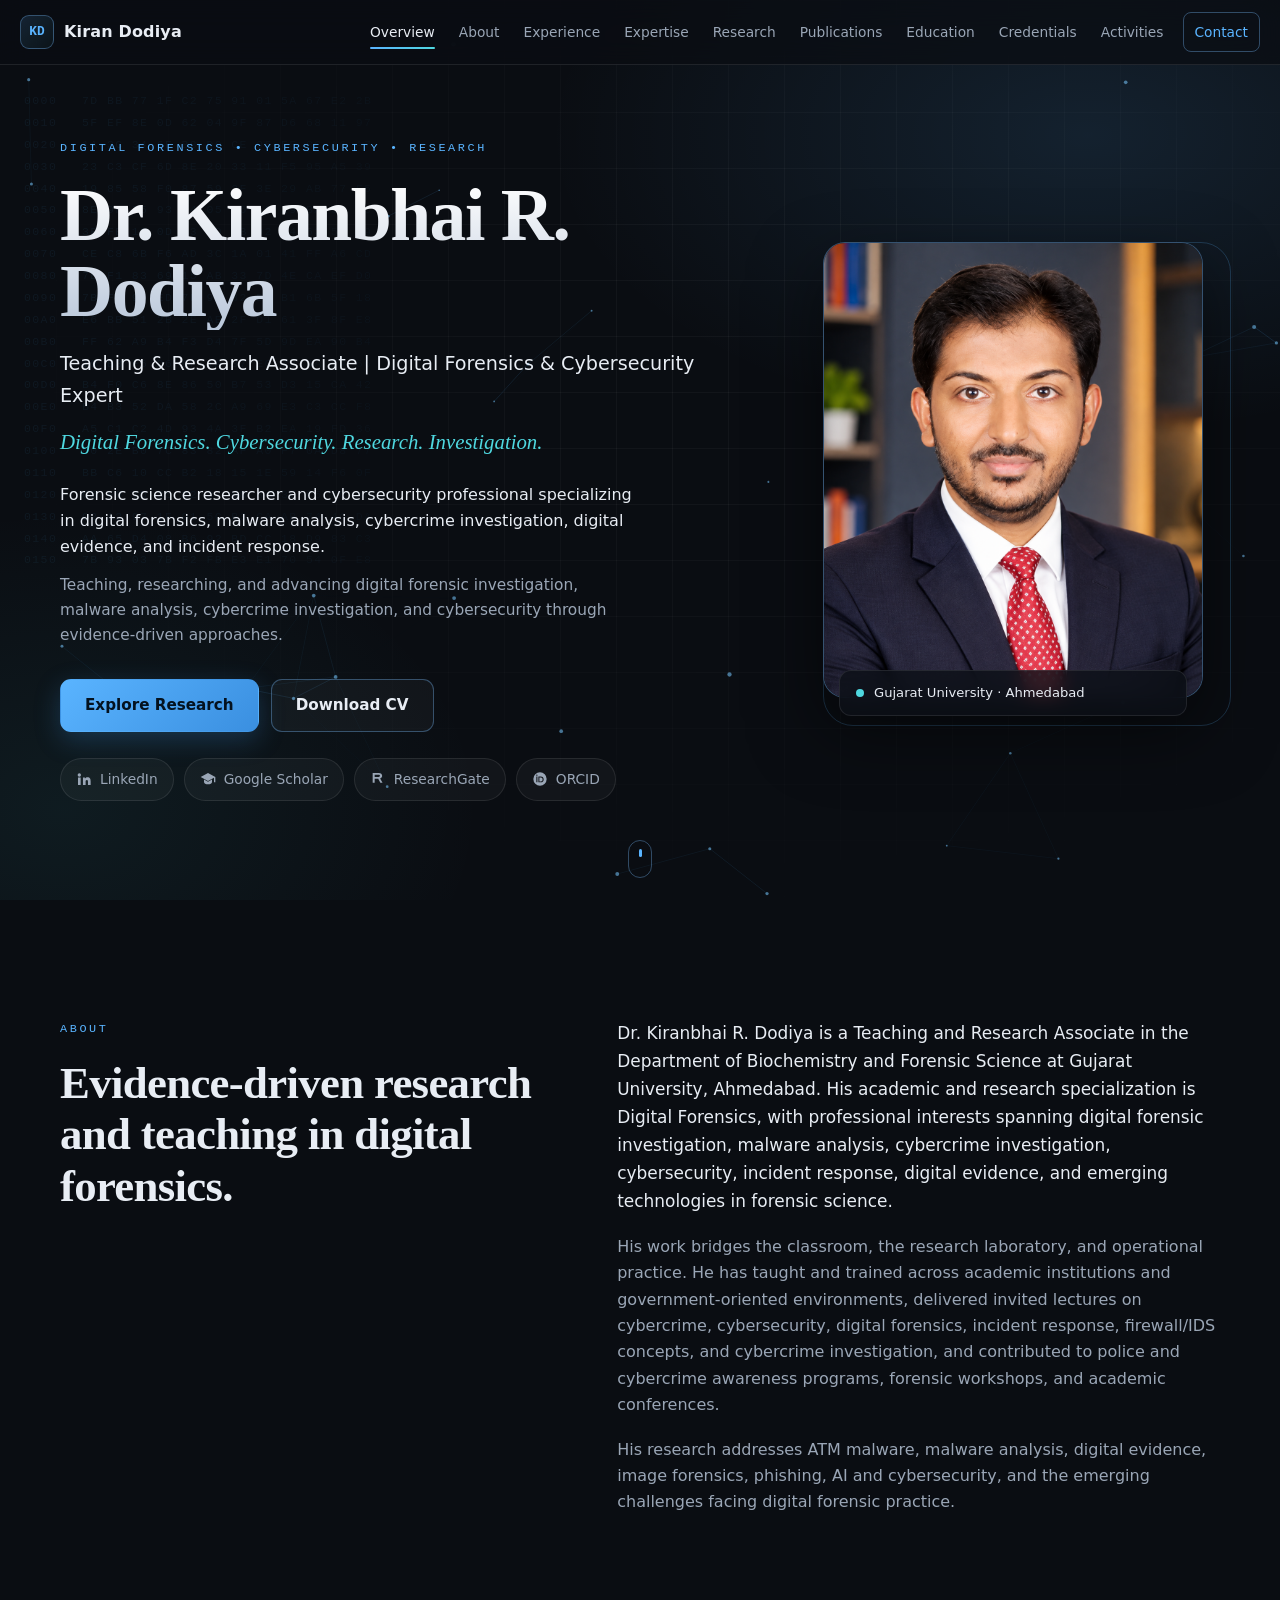
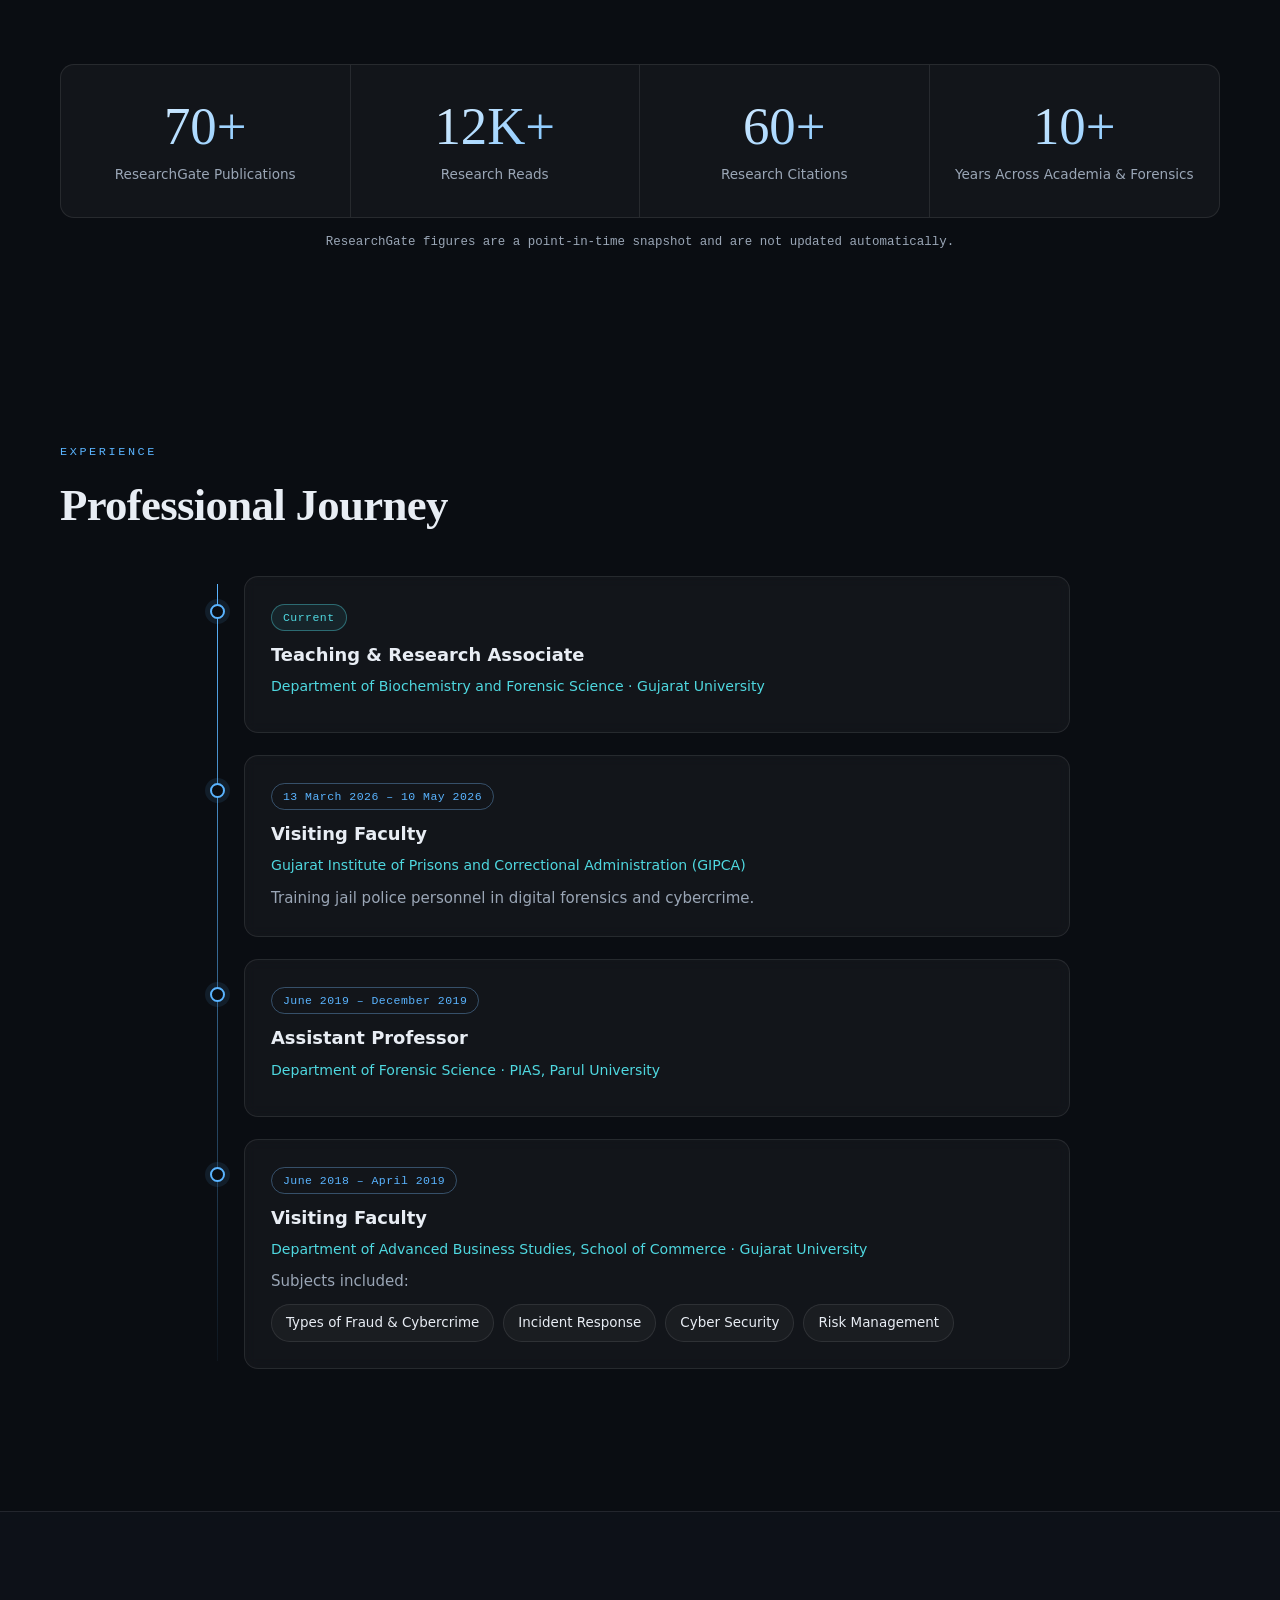
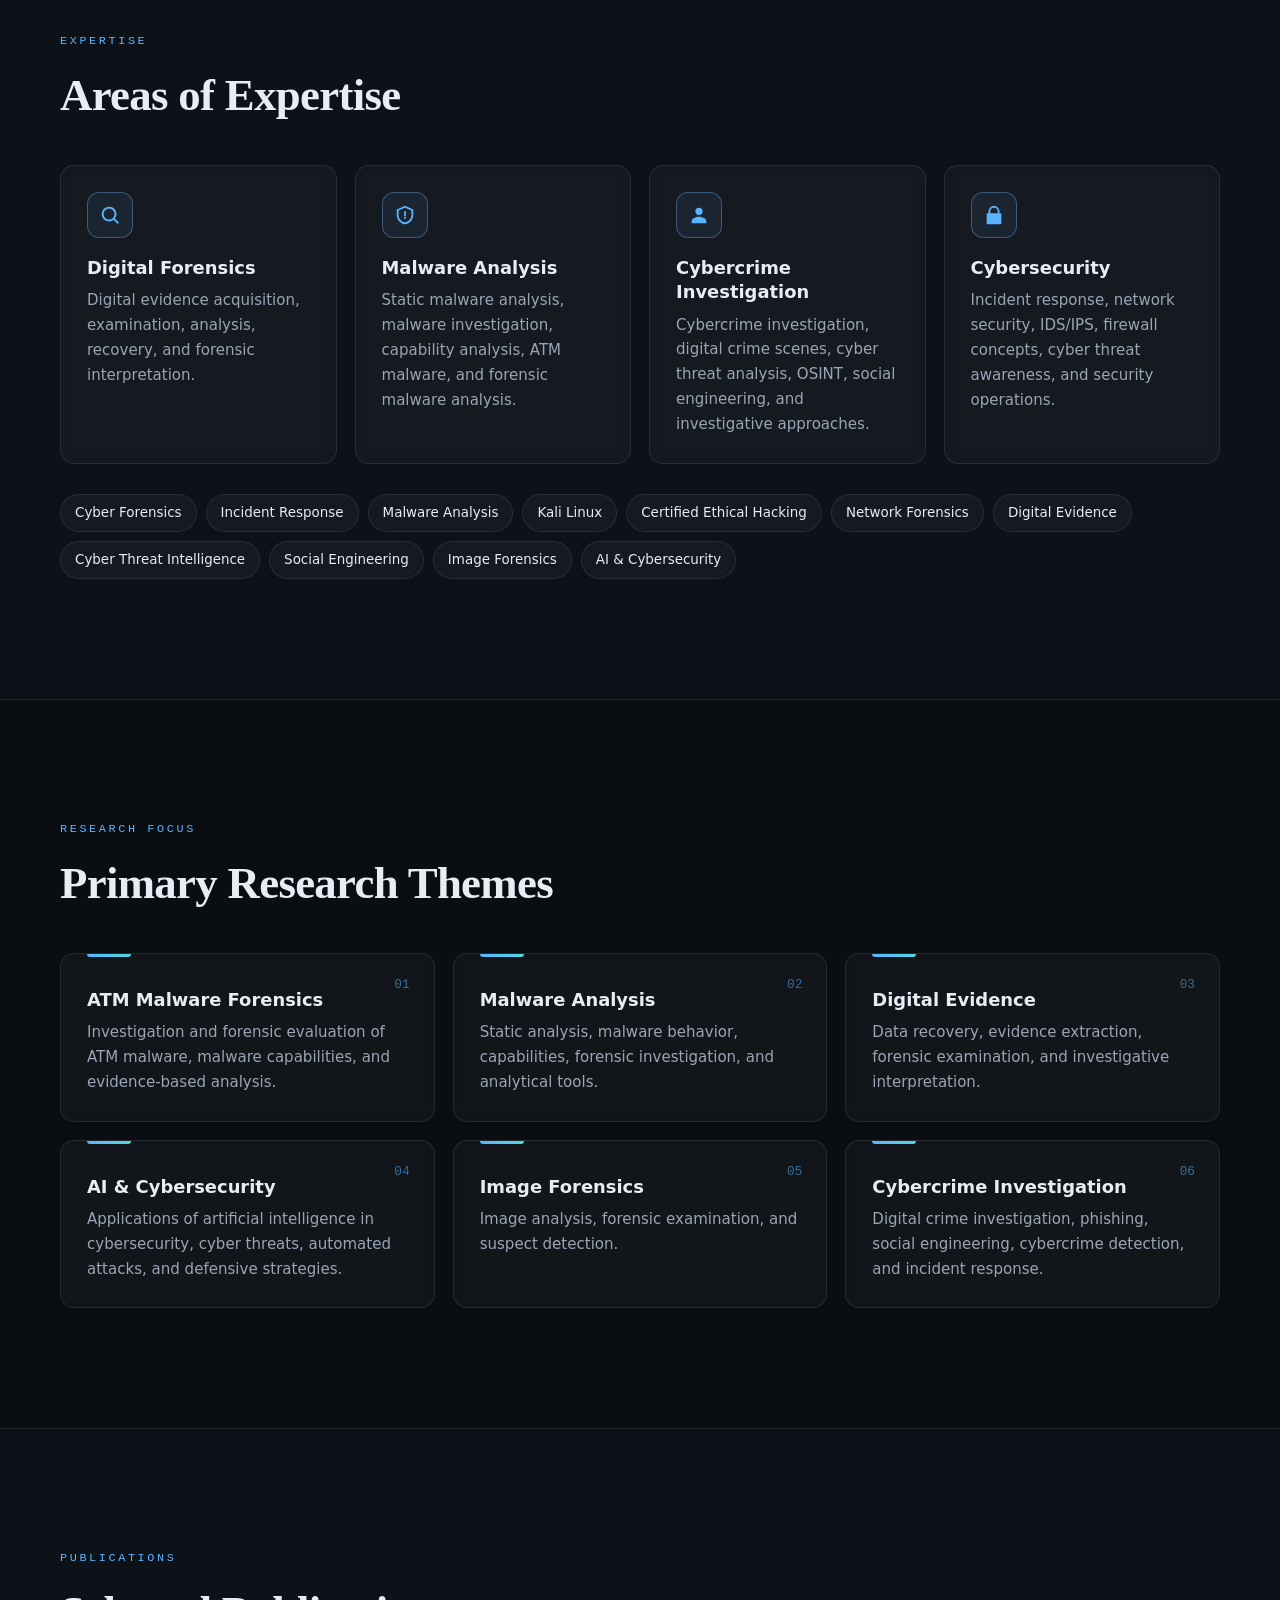
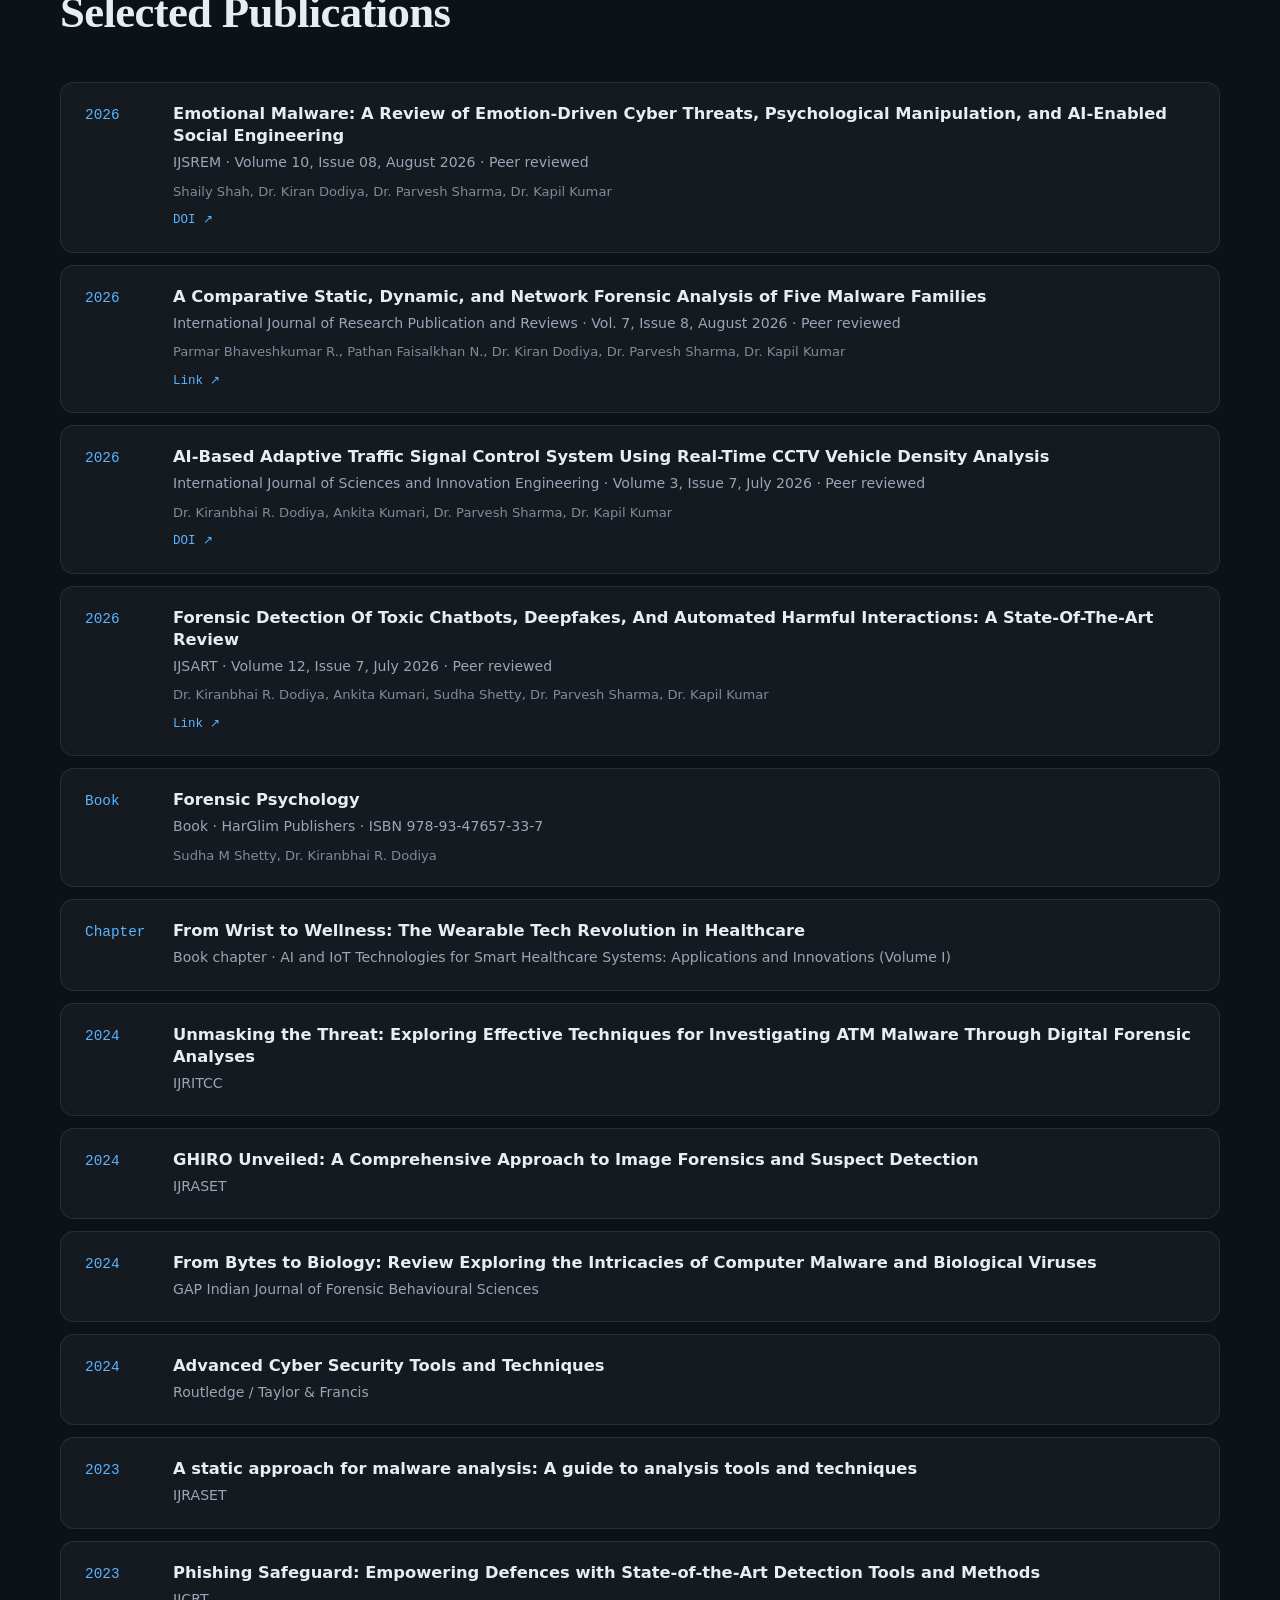
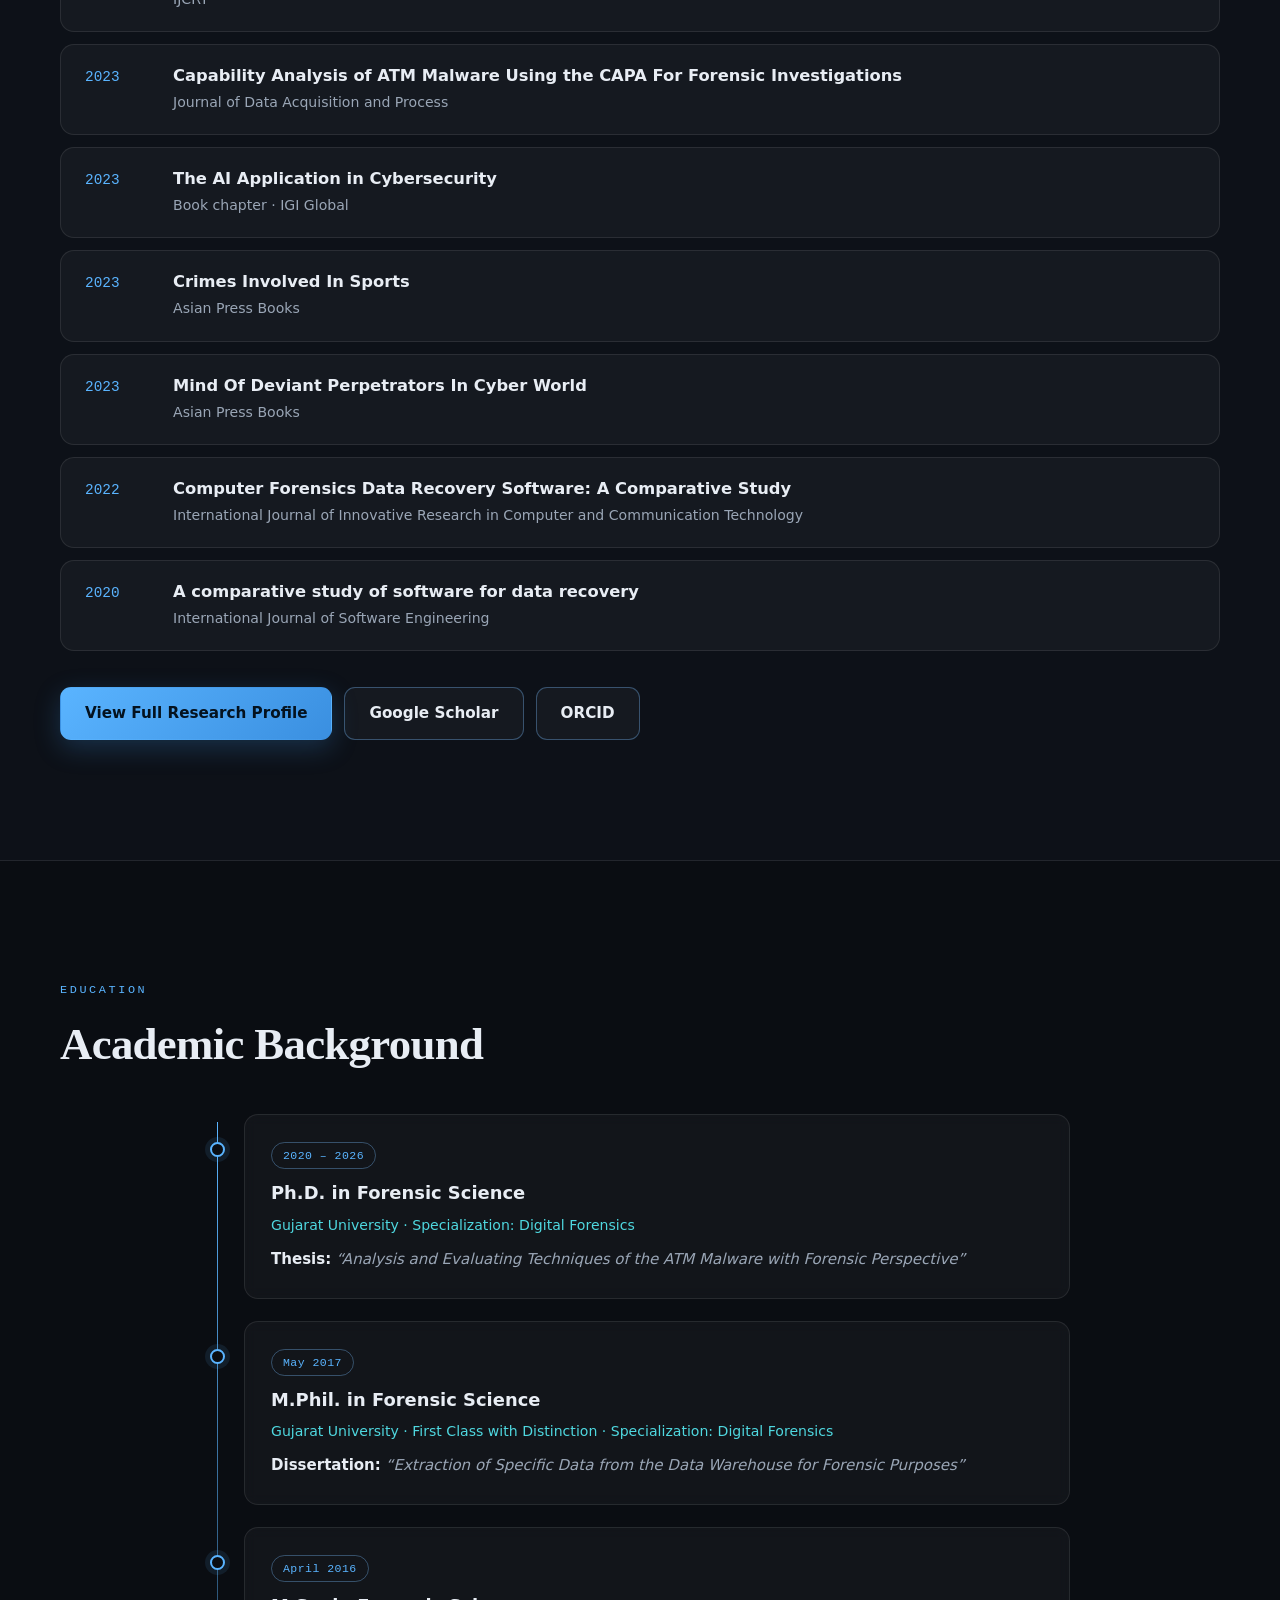
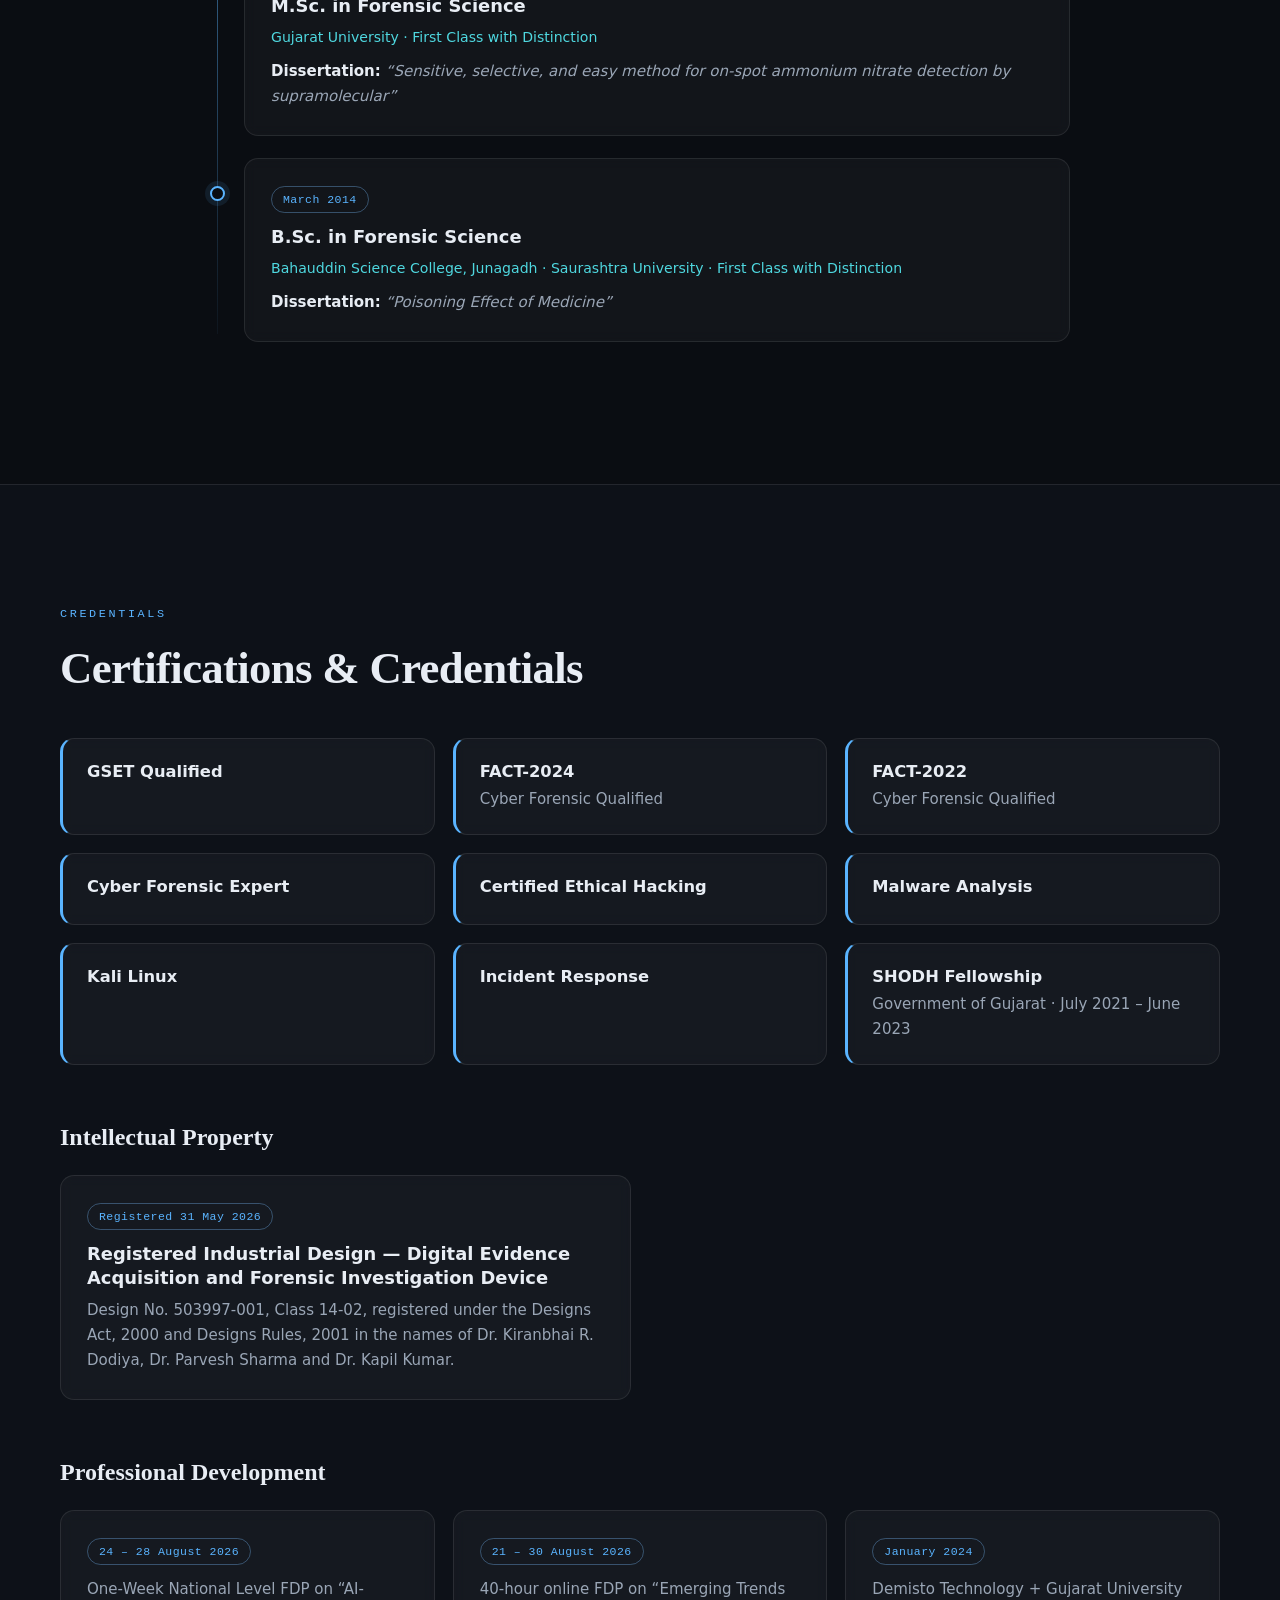
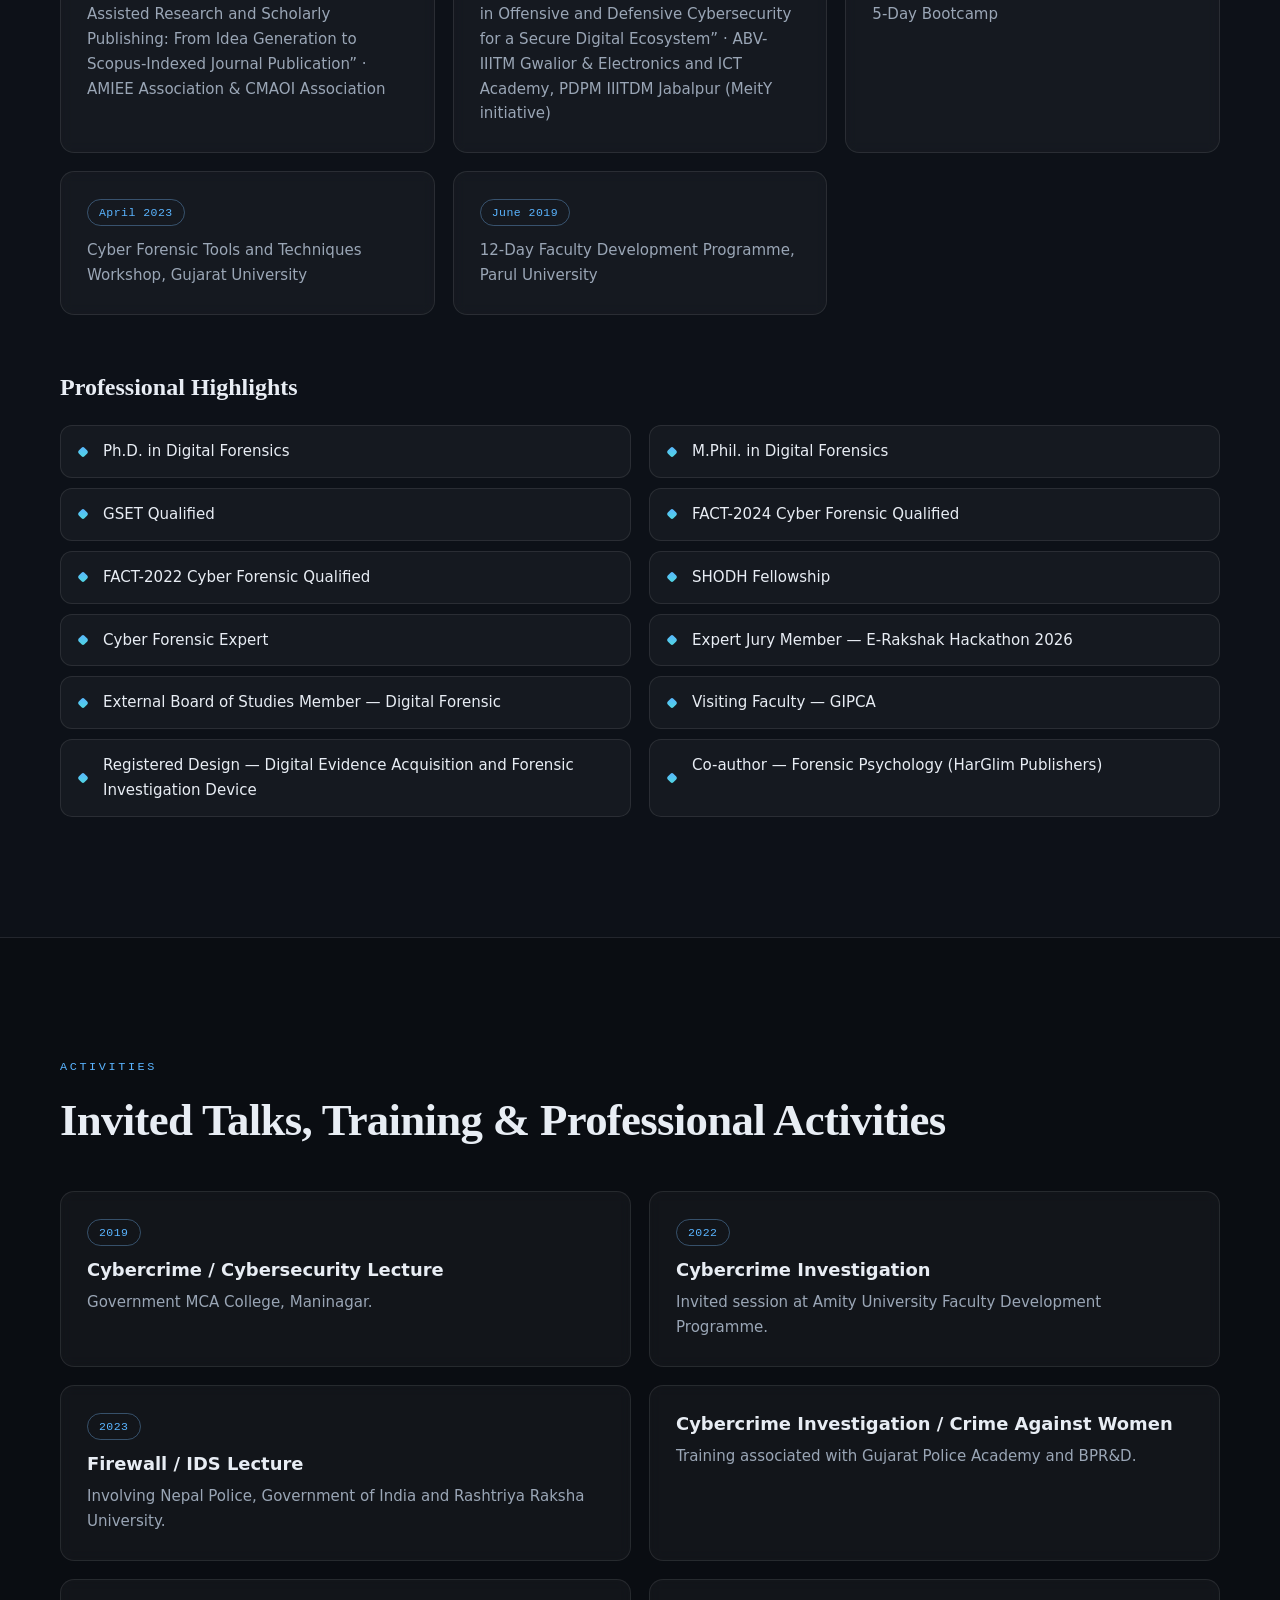
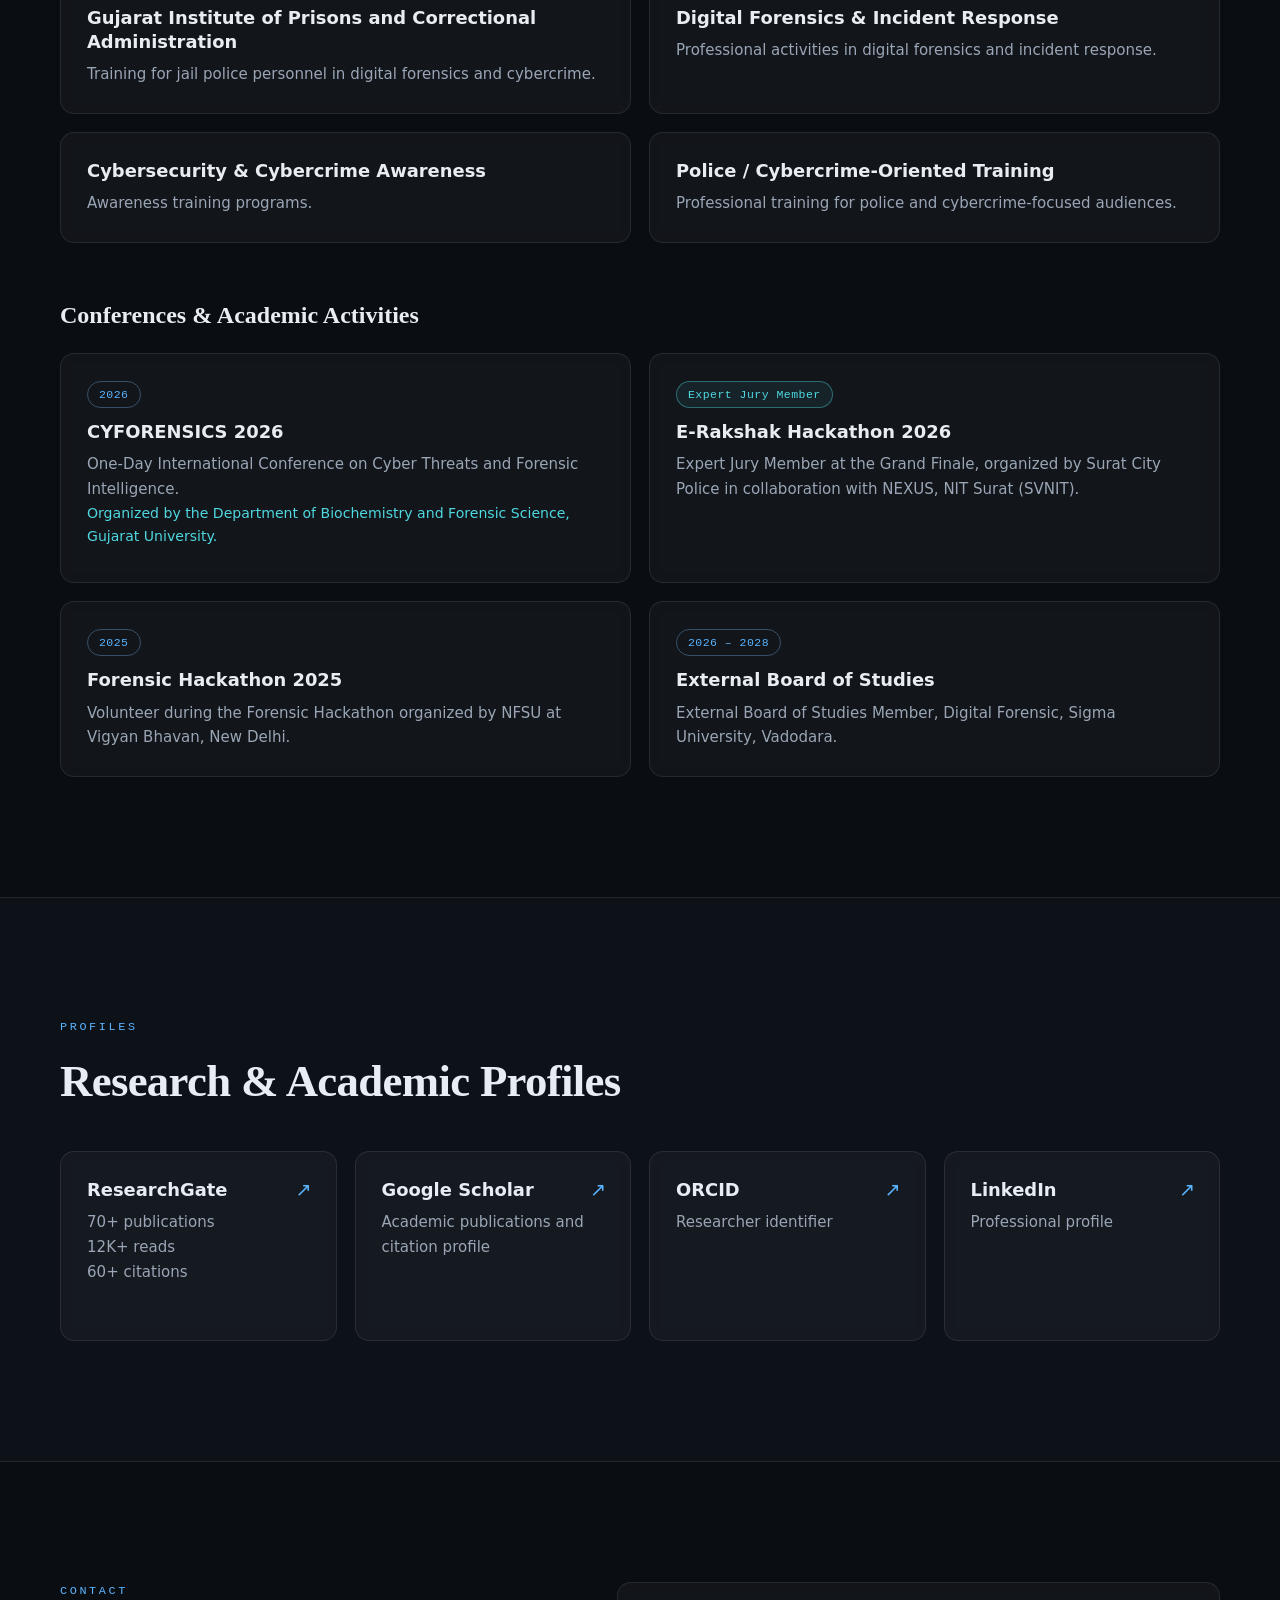
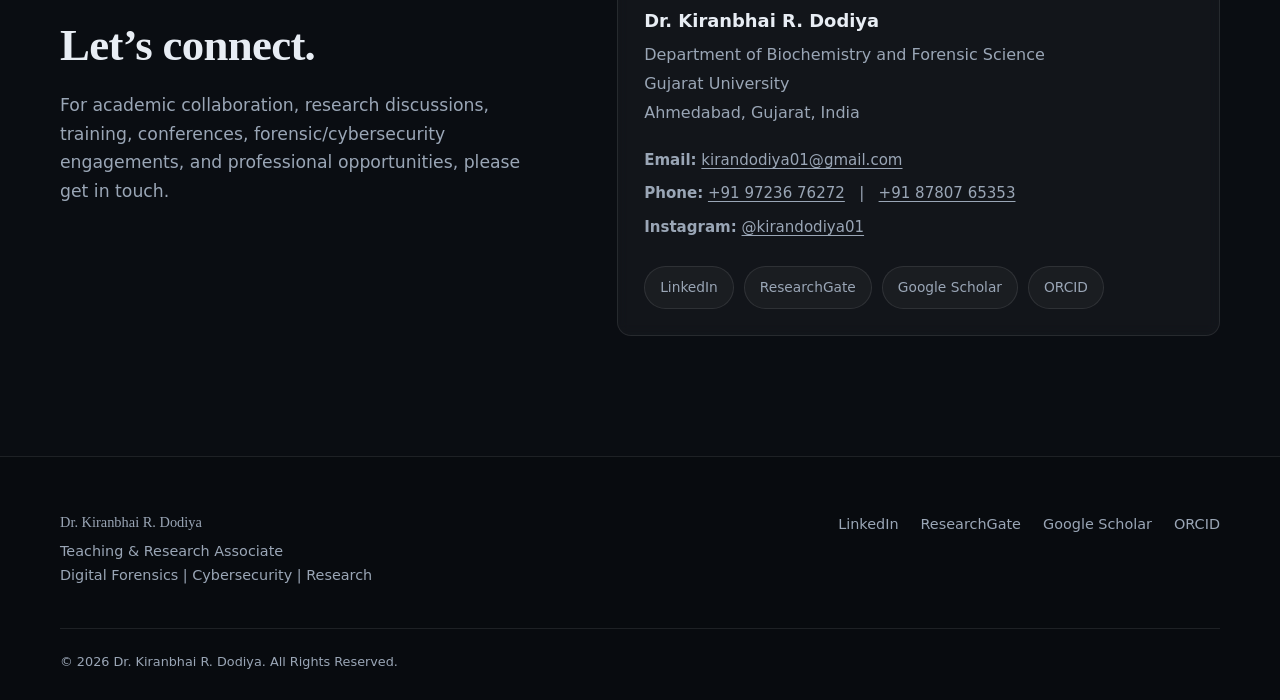
<file: index.html>
<!DOCTYPE html>
<html lang="en">
<head>
  <meta charset="utf-8">
  <meta name="viewport" content="width=device-width, initial-scale=1">
  <title>Dr. Kiran Dodiya | Digital Forensics &amp; Cybersecurity Expert</title>
  <meta name="description" content="Official professional portfolio of Dr. Kiranbhai R. Dodiya, Teaching &amp; Research Associate specializing in Digital Forensics, Cybersecurity, Malware Analysis, Cybercrime Investigation and Digital Evidence.">
  <meta name="author" content="Dr. Kiranbhai R. Dodiya">
  <meta name="theme-color" content="#0a0d12">
  <link rel="canonical" href="https://kirandodiya.github.io/">

  <!-- Open Graph -->
  <meta property="og:type" content="website">
  <meta property="og:title" content="Dr. Kiran Dodiya | Digital Forensics &amp; Cybersecurity Expert">
  <meta property="og:description" content="Teaching &amp; Research Associate, Gujarat University. Digital Forensics, Cybersecurity, Malware Analysis, Cybercrime Investigation.">
  <meta property="og:url" content="https://kirandodiya.github.io/">
  <meta property="og:image" content="https://kirandodiya.github.io/assets/og-image.svg">

  <!-- Twitter -->
  <meta name="twitter:card" content="summary_large_image">
  <meta name="twitter:title" content="Dr. Kiran Dodiya | Digital Forensics &amp; Cybersecurity Expert">
  <meta name="twitter:description" content="Teaching &amp; Research Associate, Gujarat University. Digital Forensics, Cybersecurity, Malware Analysis, Cybercrime Investigation.">

  <link rel="icon" type="image/svg+xml" href="assets/favicon.svg">
  <script>document.documentElement.classList.add("js");</script>
  <link rel="stylesheet" href="styles.css">

  <style>
    .contact-details { margin: 1.25rem 0 1rem; display: grid; gap: .55rem; }
    .contact-details p { margin: 0; }
    .contact-details a { color: inherit; text-decoration: underline; text-underline-offset: 3px; }
  </style>

  <!-- Structured data -->
  <script type="application/ld+json">
  {
    "@context": "https://schema.org",
    "@type": "Person",
    "name": "Dr. Kiranbhai R. Dodiya",
    "jobTitle": "Teaching & Research Associate",
    "description": "Digital forensics and cybersecurity researcher specializing in malware analysis, cybercrime investigation and digital evidence.",
    "affiliation": { "@type": "CollegeOrUniversity", "name": "Gujarat University", "address": { "@type": "PostalAddress", "addressLocality": "Ahmedabad", "addressRegion": "Gujarat", "addressCountry": "IN" } },
    "alumniOf": ["Gujarat University", "Saurashtra University"],
    "knowsAbout": ["Digital Forensics", "Cybersecurity", "Malware Analysis", "Cybercrime Investigation", "Incident Response", "Digital Evidence"],
    "url": "https://kirandodiya.github.io/",
    "sameAs": [
      "https://www.linkedin.com/in/dr-kiran-dodiya-849062118/",
      "https://www.researchgate.net/profile/Kiranbhai-Dodiya",
      "https://scholar.google.com/citations?user=JTWUKKQAAAAJ&hl=en",
      "https://orcid.org/0009-0001-9409-7303"
      ,"https://www.instagram.com/kirandodiya01/"
    ]
  }
  </script>
</head>
<body>
  <a class="skip-link" href="#main">Skip to content</a>

  <!-- ============ NAVIGATION ============ -->
  <header class="site-header" id="top">
    <nav class="nav" aria-label="Primary">
      <a class="brand" href="#overview" aria-label="Dr. Kiranbhai R. Dodiya, home">
        <span class="brand-mark">KD</span><span class="brand-text">Kiran Dodiya</span>
      </a>
      <button class="nav-toggle" id="navToggle" aria-label="Toggle menu" aria-expanded="false" aria-controls="navLinks">
        <span></span><span></span><span></span>
      </button>
      <ul class="nav-links" id="navLinks">
        <li><a href="#overview">Overview</a></li>
        <li><a href="#about">About</a></li>
        <li><a href="#experience">Experience</a></li>
        <li><a href="#expertise">Expertise</a></li>
        <li><a href="#research">Research</a></li>
        <li><a href="#publications">Publications</a></li>
        <li><a href="#education">Education</a></li>
        <li><a href="#credentials">Credentials</a></li>
        <li><a href="#activities">Activities</a></li>
        <li><a href="#contact" class="nav-cta">Contact</a></li>
      </ul>
    </nav>
  </header>

  <main id="main">

  <!-- ============ HERO ============ -->
  <section class="hero" id="overview" aria-labelledby="hero-title">
    <canvas id="heroCanvas" aria-hidden="true"></canvas>
    <div class="hex-bg" id="hexBg" aria-hidden="true"></div>
    <div class="container hero-grid">
      <div class="hero-copy">
        <p class="eyebrow reveal">DIGITAL FORENSICS • CYBERSECURITY • RESEARCH</p>
        <h1 id="hero-title" class="reveal">Dr. Kiranbhai R. Dodiya</h1>
        <p class="hero-sub reveal">Teaching &amp; Research Associate | Digital Forensics &amp; Cybersecurity Expert</p>
        <p class="hero-tag reveal">Digital Forensics. Cybersecurity. Research. Investigation.</p>
        <p class="hero-desc reveal">Forensic science researcher and cybersecurity professional specializing in digital forensics, malware analysis, cybercrime investigation, digital evidence, and incident response.</p>
        <p class="hero-support reveal">Teaching, researching, and advancing digital forensic investigation, malware analysis, cybercrime investigation, and cybersecurity through evidence-driven approaches.</p>
        <div class="hero-cta reveal">
          <a href="#research" class="btn btn-primary">Explore Research</a>
          <a href="assets/Dr_Kiranbhai_Dodiya_CV.pdf" class="btn btn-ghost" download>Download CV</a>
        </div>
        <ul class="social-row reveal" aria-label="Professional profiles">
          <li><a class="chip" href="https://www.linkedin.com/in/dr-kiran-dodiya-849062118/" target="_blank" rel="noopener noreferrer" aria-label="LinkedIn (opens in new tab)"><svg viewBox="0 0 24 24" aria-hidden="true"><path d="M4.98 3.5a2.5 2.5 0 1 1 0 5 2.5 2.5 0 0 1 0-5ZM3 9.75h4V21H3V9.75Zm6.5 0h3.83v1.54h.05c.53-1 1.84-2.07 3.78-2.07 4.04 0 4.79 2.66 4.79 6.12V21h-4v-4.9c0-1.17-.02-2.67-1.63-2.67-1.63 0-1.88 1.27-1.88 2.59V21h-4V9.75Z"/></svg>LinkedIn</a></li>
          <li><a class="chip" href="https://scholar.google.com/citations?user=JTWUKKQAAAAJ&hl=en" target="_blank" rel="noopener noreferrer" aria-label="Google Scholar (opens in new tab)"><svg viewBox="0 0 24 24" aria-hidden="true"><path d="M12 3 1 9l11 6 9-4.9V17h2V9L12 3Zm-6 9.7v3.8C6 18.4 8.7 20 12 20s6-1.6 6-3.5v-3.8l-6 3.3-6-3.3Z"/></svg>Google Scholar</a></li>
          <li><a class="chip" href="https://www.researchgate.net/profile/Kiranbhai-Dodiya" target="_blank" rel="noopener noreferrer" aria-label="ResearchGate (opens in new tab)"><svg viewBox="0 0 24 24" aria-hidden="true"><path d="M4 3h9.2c3.1 0 5 1.6 5 4.2 0 2-1.1 3.4-3 4l3.6 6.3h-3.3l-3.2-5.8H7V17.500H4V3Zm3 2.600v3.400h5.800c1.300 0 2.200-.6 2.200-1.700S14.100 5.600 12.800 5.600H7Z"/></svg>ResearchGate</a></li>
          <li><a class="chip" href="https://orcid.org/0009-0001-9409-7303" target="_blank" rel="noopener noreferrer" aria-label="ORCID (opens in new tab)"><svg viewBox="0 0 24 24" aria-hidden="true"><path d="M12 2a10 10 0 1 0 0 20 10 10 0 0 0 0-20ZM8.100 17H6.500V8.200h1.600V17Zm-.8-9.800a1 1 0 1 1 0-2 1 1 0 0 1 0 2ZM9.600 8.200h3.500c3 0 4.400 1.800 4.400 4.400S16.100 17 13.100 17H9.600V8.200Zm1.500 1.400v6h1.900c2 0 2.900-1.100 2.900-3s-.9-3-2.900-3h-1.900Z"/></svg>ORCID</a></li>
        </ul>
      </div>

      <div class="hero-photo reveal" >
        <div class="photo-frame">
          <div class="photo-ring" aria-hidden="true"></div>
          <img src="profile.jpg" onerror="this.onerror=null;this.src='assets/profile-placeholder.svg'" alt="Portrait of Dr. Kiranbhai R. Dodiya, Teaching and Research Associate at Gujarat University" width="520" height="620">
          <div class="photo-tag"><span class="dot" aria-hidden="true"></span>Gujarat University · Ahmedabad</div>
        </div>
      </div>
    </div>
    <a href="#about" class="scroll-hint" aria-label="Scroll to About"><span></span></a>
  </section>

  <!-- ============ ABOUT ============ -->
  <section class="section" id="about" aria-labelledby="about-title">
    <div class="container two-col">
      <div class="reveal">
        <p class="eyebrow">ABOUT</p>
        <h2 id="about-title">Evidence-driven research and teaching in digital forensics.</h2>
      </div>
      <div class="prose reveal">
        <p>Dr. Kiranbhai R. Dodiya is a Teaching and Research Associate in the Department of Biochemistry and Forensic Science at Gujarat University, Ahmedabad. His academic and research specialization is Digital Forensics, with professional interests spanning digital forensic investigation, malware analysis, cybercrime investigation, cybersecurity, incident response, digital evidence, and emerging technologies in forensic science.</p>
        <p>His work bridges the classroom, the research laboratory, and operational practice. He has taught and trained across academic institutions and government-oriented environments, delivered invited lectures on cybercrime, cybersecurity, digital forensics, incident response, firewall/IDS concepts, and cybercrime investigation, and contributed to police and cybercrime awareness programs, forensic workshops, and academic conferences.</p>
        <p>His research addresses ATM malware, malware analysis, digital evidence, image forensics, phishing, AI and cybersecurity, and the emerging challenges facing digital forensic practice.</p>
      </div>
    </div>
  </section>

  <!-- ============ STATS ============ -->
  <section class="stats" aria-label="Professional statistics">
    <div class="container">
      <ul class="stats-grid">
        <li class="stat reveal"><span class="stat-num" data-target="70" data-suffix="+">70+</span><span class="stat-label">ResearchGate Publications</span></li>
        <li class="stat reveal"><span class="stat-num" data-target="12" data-suffix="K+">12K+</span><span class="stat-label">Research Reads</span></li>
        <li class="stat reveal"><span class="stat-num" data-target="60" data-suffix="+">60+</span><span class="stat-label">Research Citations</span></li>
        <li class="stat reveal"><span class="stat-num" data-target="10" data-suffix="+">10+</span><span class="stat-label">Years Across Academia &amp; Forensics</span></li>
      </ul>
      <p class="stats-note">ResearchGate figures are a point-in-time snapshot and are not updated automatically.</p>
    </div>
  </section>

  <!-- ============ EXPERIENCE ============ -->
  <section class="section" id="experience" aria-labelledby="exp-title">
    <div class="container">
      <div class="section-head reveal">
        <p class="eyebrow">EXPERIENCE</p>
        <h2 id="exp-title">Professional Journey</h2>
      </div>
      <ol class="timeline">
        <li class="t-item reveal">
          <span class="t-dot" aria-hidden="true"></span>
          <article class="card">
            <span class="badge badge-live">Current</span>
            <h3>Teaching &amp; Research Associate</h3>
            <p class="meta">Department of Biochemistry and Forensic Science · Gujarat University</p>
          </article>
        </li>
        <li class="t-item reveal">
          <span class="t-dot" aria-hidden="true"></span>
          <article class="card">
            <span class="badge">13 March 2026 – 10 May 2026</span>
            <h3>Visiting Faculty</h3>
            <p class="meta">Gujarat Institute of Prisons and Correctional Administration (GIPCA)</p>
            <p>Training jail police personnel in digital forensics and cybercrime.</p>
          </article>
        </li>
        <li class="t-item reveal">
          <span class="t-dot" aria-hidden="true"></span>
          <article class="card">
            <span class="badge">June 2019 – December 2019</span>
            <h3>Assistant Professor</h3>
            <p class="meta">Department of Forensic Science · PIAS, Parul University</p>
          </article>
        </li>
        <li class="t-item reveal">
          <span class="t-dot" aria-hidden="true"></span>
          <article class="card">
            <span class="badge">June 2018 – April 2019</span>
            <h3>Visiting Faculty</h3>
            <p class="meta">Department of Advanced Business Studies, School of Commerce · Gujarat University</p>
            <p>Subjects included:</p>
            <ul class="tag-list small">
              <li>Types of Fraud &amp; Cybercrime</li><li>Incident Response</li><li>Cyber Security</li><li>Risk Management</li>
            </ul>
          </article>
        </li>
      </ol>
    </div>
  </section>

  <!-- ============ EXPERTISE ============ -->
  <section class="section alt" id="expertise" aria-labelledby="exp2-title">
    <div class="container">
      <div class="section-head reveal">
        <p class="eyebrow">EXPERTISE</p>
        <h2 id="exp2-title">Areas of Expertise</h2>
      </div>
      <div class="grid-4">
        <article class="card tilt reveal">
          <div class="icon"><svg viewBox="0 0 24 24" aria-hidden="true"><path d="M11 3a8 8 0 1 0 4.900 14.300l4.400 4.400 1.400-1.400-4.400-4.400A8 8 0 0 0 11 3Zm0 2a6 6 0 1 1 0 12 6 6 0 0 1 0-12Z"/></svg></div>
          <h3>Digital Forensics</h3>
          <p>Digital evidence acquisition, examination, analysis, recovery, and forensic interpretation.</p>
        </article>
        <article class="card tilt reveal">
          <div class="icon"><svg viewBox="0 0 24 24" aria-hidden="true"><path d="M12 2 3 6v6c0 5 3.800 9.700 9 10 5.200-.3 9-5 9-10V6l-9-4Zm0 2.100 7 3.100V12c0 3.900-2.900 7.600-7 7.900-4.100-.3-7-4-7-7.900V7.200l7-3.100ZM11 8h2v5h-2V8Zm0 6h2v2h-2v-2Z"/></svg></div>
          <h3>Malware Analysis</h3>
          <p>Static malware analysis, malware investigation, capability analysis, ATM malware, and forensic malware analysis.</p>
        </article>
        <article class="card tilt reveal">
          <div class="icon"><svg viewBox="0 0 24 24" aria-hidden="true"><path d="M12 12a4 4 0 1 0 0-8 4 4 0 0 0 0 8Zm0 2c-3.300 0-8 1.700-8 5v2h16v-2c0-3.300-4.700-5-8-5Z"/></svg></div>
          <h3>Cybercrime Investigation</h3>
          <p>Cybercrime investigation, digital crime scenes, cyber threat analysis, OSINT, social engineering, and investigative approaches.</p>
        </article>
        <article class="card tilt reveal">
          <div class="icon"><svg viewBox="0 0 24 24" aria-hidden="true"><path d="M6 10V8a6 6 0 1 1 12 0v2h1a1 1 0 0 1 1 1v10a1 1 0 0 1-1 1H5a1 1 0 0 1-1-1V11a1 1 0 0 1 1-1h1Zm2 0h8V8a4 4 0 1 0-8 0v2Zm3 4h2v4h-2v-4Z"/></svg></div>
          <h3>Cybersecurity</h3>
          <p>Incident response, network security, IDS/IPS, firewall concepts, cyber threat awareness, and security operations.</p>
        </article>
      </div>
      <ul class="tag-list reveal" aria-label="Skills">
        <li>Cyber Forensics</li><li>Incident Response</li><li>Malware Analysis</li><li>Kali Linux</li>
        <li>Certified Ethical Hacking</li><li>Network Forensics</li><li>Digital Evidence</li>
        <li>Cyber Threat Intelligence</li><li>Social Engineering</li><li>Image Forensics</li><li>AI &amp; Cybersecurity</li>
      </ul>
    </div>
  </section>

  <!-- ============ RESEARCH ============ -->
  <section class="section" id="research" aria-labelledby="res-title">
    <div class="container">
      <div class="section-head reveal">
        <p class="eyebrow">RESEARCH FOCUS</p>
        <h2 id="res-title">Primary Research Themes</h2>
      </div>
      <div class="grid-3">
        <article class="card research tilt reveal"><span class="num">01</span><h3>ATM Malware Forensics</h3><p>Investigation and forensic evaluation of ATM malware, malware capabilities, and evidence-based analysis.</p></article>
        <article class="card research tilt reveal"><span class="num">02</span><h3>Malware Analysis</h3><p>Static analysis, malware behavior, capabilities, forensic investigation, and analytical tools.</p></article>
        <article class="card research tilt reveal"><span class="num">03</span><h3>Digital Evidence</h3><p>Data recovery, evidence extraction, forensic examination, and investigative interpretation.</p></article>
        <article class="card research tilt reveal"><span class="num">04</span><h3>AI &amp; Cybersecurity</h3><p>Applications of artificial intelligence in cybersecurity, cyber threats, automated attacks, and defensive strategies.</p></article>
        <article class="card research tilt reveal"><span class="num">05</span><h3>Image Forensics</h3><p>Image analysis, forensic examination, and suspect detection.</p></article>
        <article class="card research tilt reveal"><span class="num">06</span><h3>Cybercrime Investigation</h3><p>Digital crime investigation, phishing, social engineering, cybercrime detection, and incident response.</p></article>
      </div>
    </div>
  </section>

  <!-- ============ PUBLICATIONS ============ -->
  <section class="section alt" id="publications" aria-labelledby="pub-title">
    <div class="container">
      <div class="section-head reveal">
        <p class="eyebrow">PUBLICATIONS</p>
        <h2 id="pub-title">Selected Publications</h2>
      </div>
      <ol class="pubs">
        <li class="pub reveal"><span class="pub-year">2026</span><div><h3>Emotional Malware: A Review of Emotion-Driven Cyber Threats, Psychological Manipulation, and AI-Enabled Social Engineering</h3><p>IJSREM · Volume 10, Issue 08, August 2026 · Peer reviewed</p><p class="pub-authors">Shaily Shah, Dr. Kiran Dodiya, Dr. Parvesh Sharma, Dr. Kapil Kumar</p><a class="pub-link" href="https://doi.org/10.55041/IJSREM66921" target="_blank" rel="noopener noreferrer">DOI ↗</a></div></li>
        <li class="pub reveal"><span class="pub-year">2026</span><div><h3>A Comparative Static, Dynamic, and Network Forensic Analysis of Five Malware Families</h3><p>International Journal of Research Publication and Reviews · Vol. 7, Issue 8, August 2026 · Peer reviewed</p><p class="pub-authors">Parmar Bhaveshkumar R., Pathan Faisalkhan N., Dr. Kiran Dodiya, Dr. Parvesh Sharma, Dr. Kapil Kumar</p><a class="pub-link" href="https://shorturl.at/VjEbp" target="_blank" rel="noopener noreferrer">Link ↗</a></div></li>
        <li class="pub reveal"><span class="pub-year">2026</span><div><h3>AI-Based Adaptive Traffic Signal Control System Using Real-Time CCTV Vehicle Density Analysis</h3><p>International Journal of Sciences and Innovation Engineering · Volume 3, Issue 7, July 2026 · Peer reviewed</p><p class="pub-authors">Dr. Kiranbhai R. Dodiya, Ankita Kumari, Dr. Parvesh Sharma, Dr. Kapil Kumar</p><a class="pub-link" href="https://doi.org/10.70849/ijsci03072678887" target="_blank" rel="noopener noreferrer">DOI ↗</a></div></li>
        <li class="pub reveal"><span class="pub-year">2026</span><div><h3>Forensic Detection Of Toxic Chatbots, Deepfakes, And Automated Harmful Interactions: A State-Of-The-Art Review</h3><p>IJSART · Volume 12, Issue 7, July 2026 · Peer reviewed</p><p class="pub-authors">Dr. Kiranbhai R. Dodiya, Ankita Kumari, Sudha Shetty, Dr. Parvesh Sharma, Dr. Kapil Kumar</p><a class="pub-link" href="https://l1nq.com/damebci" target="_blank" rel="noopener noreferrer">Link ↗</a></div></li>
        <li class="pub reveal"><span class="pub-year">Book</span><div><h3>Forensic Psychology</h3><p>Book · HarGlim Publishers · ISBN 978-93-47657-33-7</p><p class="pub-authors">Sudha M Shetty, Dr. Kiranbhai R. Dodiya</p></div></li>
        <li class="pub reveal"><span class="pub-year">Chapter</span><div><h3>From Wrist to Wellness: The Wearable Tech Revolution in Healthcare</h3><p>Book chapter · AI and IoT Technologies for Smart Healthcare Systems: Applications and Innovations (Volume I)</p></div></li>
        <li class="pub reveal"><span class="pub-year">2024</span><div><h3>Unmasking the Threat: Exploring Effective Techniques for Investigating ATM Malware Through Digital Forensic Analyses</h3><p>IJRITCC</p></div></li>
        <li class="pub reveal"><span class="pub-year">2024</span><div><h3>GHIRO Unveiled: A Comprehensive Approach to Image Forensics and Suspect Detection</h3><p>IJRASET</p></div></li>
        <li class="pub reveal"><span class="pub-year">2024</span><div><h3>From Bytes to Biology: Review Exploring the Intricacies of Computer Malware and Biological Viruses</h3><p>GAP Indian Journal of Forensic Behavioural Sciences</p></div></li>
        <li class="pub reveal"><span class="pub-year">2024</span><div><h3>Advanced Cyber Security Tools and Techniques</h3><p>Routledge / Taylor &amp; Francis</p></div></li>
        <li class="pub reveal"><span class="pub-year">2023</span><div><h3>A static approach for malware analysis: A guide to analysis tools and techniques</h3><p>IJRASET</p></div></li>
        <li class="pub reveal"><span class="pub-year">2023</span><div><h3>Phishing Safeguard: Empowering Defences with State-of-the-Art Detection Tools and Methods</h3><p>IJCRT</p></div></li>
        <li class="pub reveal"><span class="pub-year">2023</span><div><h3>Capability Analysis of ATM Malware Using the CAPA For Forensic Investigations</h3><p>Journal of Data Acquisition and Process</p></div></li>
        <li class="pub reveal"><span class="pub-year">2023</span><div><h3>The AI Application in Cybersecurity</h3><p>Book chapter · IGI Global</p></div></li>
        <li class="pub reveal"><span class="pub-year">2023</span><div><h3>Crimes Involved In Sports</h3><p>Asian Press Books</p></div></li>
        <li class="pub reveal"><span class="pub-year">2023</span><div><h3>Mind Of Deviant Perpetrators In Cyber World</h3><p>Asian Press Books</p></div></li>
        <li class="pub reveal"><span class="pub-year">2022</span><div><h3>Computer Forensics Data Recovery Software: A Comparative Study</h3><p>International Journal of Innovative Research in Computer and Communication Technology</p></div></li>
        <li class="pub reveal"><span class="pub-year">2020</span><div><h3>A comparative study of software for data recovery</h3><p>International Journal of Software Engineering</p></div></li>
      </ol>
      <div class="pub-cta reveal">
        <a class="btn btn-primary" href="https://www.researchgate.net/profile/Kiranbhai-Dodiya" target="_blank" rel="noopener noreferrer">View Full Research Profile</a>
        <a class="btn btn-ghost" href="https://scholar.google.com/citations?user=JTWUKKQAAAAJ&hl=en" target="_blank" rel="noopener noreferrer">Google Scholar</a>
        <a class="btn btn-ghost" href="https://orcid.org/0009-0001-9409-7303" target="_blank" rel="noopener noreferrer">ORCID</a>
      </div>
    </div>
  </section>

  <!-- ============ EDUCATION ============ -->
  <section class="section" id="education" aria-labelledby="edu-title">
    <div class="container">
      <div class="section-head reveal">
        <p class="eyebrow">EDUCATION</p>
        <h2 id="edu-title">Academic Background</h2>
      </div>
      <ol class="timeline">
        <li class="t-item reveal"><span class="t-dot" aria-hidden="true"></span>
          <article class="card"><span class="badge">2020 – 2026</span><h3>Ph.D. in Forensic Science</h3><p class="meta">Gujarat University · Specialization: Digital Forensics</p><p class="thesis"><strong>Thesis:</strong> “Analysis and Evaluating Techniques of the ATM Malware with Forensic Perspective”</p></article></li>
        <li class="t-item reveal"><span class="t-dot" aria-hidden="true"></span>
          <article class="card"><span class="badge">May 2017</span><h3>M.Phil. in Forensic Science</h3><p class="meta">Gujarat University · First Class with Distinction · Specialization: Digital Forensics</p><p class="thesis"><strong>Dissertation:</strong> “Extraction of Specific Data from the Data Warehouse for Forensic Purposes”</p></article></li>
        <li class="t-item reveal"><span class="t-dot" aria-hidden="true"></span>
          <article class="card"><span class="badge">April 2016</span><h3>M.Sc. in Forensic Science</h3><p class="meta">Gujarat University · First Class with Distinction</p><p class="thesis"><strong>Dissertation:</strong> “Sensitive, selective, and easy method for on-spot ammonium nitrate detection by supramolecular”</p></article></li>
        <li class="t-item reveal"><span class="t-dot" aria-hidden="true"></span>
          <article class="card"><span class="badge">March 2014</span><h3>B.Sc. in Forensic Science</h3><p class="meta">Bahauddin Science College, Junagadh · Saurashtra University · First Class with Distinction</p><p class="thesis"><strong>Dissertation:</strong> “Poisoning Effect of Medicine”</p></article></li>
      </ol>
    </div>
  </section>

  <!-- ============ CREDENTIALS ============ -->
  <section class="section alt" id="credentials" aria-labelledby="cred-title">
    <div class="container">
      <div class="section-head reveal">
        <p class="eyebrow">CREDENTIALS</p>
        <h2 id="cred-title">Certifications &amp; Credentials</h2>
      </div>
      <div class="grid-3">
        <article class="card cred reveal"><h3>GSET Qualified</h3></article>
        <article class="card cred reveal"><h3>FACT-2024</h3><p>Cyber Forensic Qualified</p></article>
        <article class="card cred reveal"><h3>FACT-2022</h3><p>Cyber Forensic Qualified</p></article>
        <article class="card cred reveal"><h3>Cyber Forensic Expert</h3></article>
        <article class="card cred reveal"><h3>Certified Ethical Hacking</h3></article>
        <article class="card cred reveal"><h3>Malware Analysis</h3></article>
        <article class="card cred reveal"><h3>Kali Linux</h3></article>
        <article class="card cred reveal"><h3>Incident Response</h3></article>
        <article class="card cred reveal"><h3>SHODH Fellowship</h3><p>Government of Gujarat · July 2021 – June 2023</p></article>
      </div>


      <h3 class="sub-head reveal">Intellectual Property</h3>
      <div class="grid-2">
        <article class="card feature reveal"><span class="badge">Registered 31 May 2026</span><h3>Registered Industrial Design — Digital Evidence Acquisition and Forensic Investigation Device</h3><p>Design No. 503997-001, Class 14-02, registered under the Designs Act, 2000 and Designs Rules, 2001 in the names of Dr. Kiranbhai R. Dodiya, Dr. Parvesh Sharma and Dr. Kapil Kumar.</p></article>
      </div>

      <h3 class="sub-head reveal">Professional Development</h3>
      <ul class="list-cards">
        <li class="card reveal"><span class="badge">24 – 28 August 2026</span><p>One-Week National Level FDP on “AI-Assisted Research and Scholarly Publishing: From Idea Generation to Scopus-Indexed Journal Publication” · AMIEE Association &amp; CMAOI Association</p></li>
        <li class="card reveal"><span class="badge">21 – 30 August 2026</span><p>40-hour online FDP on “Emerging Trends in Offensive and Defensive Cybersecurity for a Secure Digital Ecosystem” · ABV-IIITM Gwalior &amp; Electronics and ICT Academy, PDPM IIITDM Jabalpur (MeitY initiative)</p></li>
        <li class="card reveal"><span class="badge">January 2024</span><p>Demisto Technology + Gujarat University 5-Day Bootcamp</p></li>
        <li class="card reveal"><span class="badge">April 2023</span><p>Cyber Forensic Tools and Techniques Workshop, Gujarat University</p></li>
        <li class="card reveal"><span class="badge">June 2019</span><p>12-Day Faculty Development Programme, Parul University</p></li>
      </ul>

      <h3 class="sub-head reveal">Professional Highlights</h3>
      <ul class="highlights">
        <li class="reveal">Ph.D. in Digital Forensics</li>
        <li class="reveal">M.Phil. in Digital Forensics</li>
        <li class="reveal">GSET Qualified</li>
        <li class="reveal">FACT-2024 Cyber Forensic Qualified</li>
        <li class="reveal">FACT-2022 Cyber Forensic Qualified</li>
        <li class="reveal">SHODH Fellowship</li>
        <li class="reveal">Cyber Forensic Expert</li>
        <li class="reveal">Expert Jury Member — E-Rakshak Hackathon 2026</li>
        <li class="reveal">External Board of Studies Member — Digital Forensic</li>
        <li class="reveal">Visiting Faculty — GIPCA</li>
        <li class="reveal">Registered Design — Digital Evidence Acquisition and Forensic Investigation Device</li>
        <li class="reveal">Co-author — Forensic Psychology (HarGlim Publishers)</li>
      </ul>
    </div>
  </section>

  <!-- ============ ACTIVITIES ============ -->
  <section class="section" id="activities" aria-labelledby="act-title">
    <div class="container">
      <div class="section-head reveal">
        <p class="eyebrow">ACTIVITIES</p>
        <h2 id="act-title">Invited Talks, Training &amp; Professional Activities</h2>
      </div>
      <div class="grid-2">
        <article class="card reveal"><span class="badge">2019</span><h3>Cybercrime / Cybersecurity Lecture</h3><p>Government MCA College, Maninagar.</p></article>
        <article class="card reveal"><span class="badge">2022</span><h3>Cybercrime Investigation</h3><p>Invited session at Amity University Faculty Development Programme.</p></article>
        <article class="card reveal"><span class="badge">2023</span><h3>Firewall / IDS Lecture</h3><p>Involving Nepal Police, Government of India and Rashtriya Raksha University.</p></article>
        <article class="card reveal"><h3>Cybercrime Investigation / Crime Against Women</h3><p>Training associated with Gujarat Police Academy and BPR&amp;D.</p></article>
        <article class="card reveal"><h3>Gujarat Institute of Prisons and Correctional Administration</h3><p>Training for jail police personnel in digital forensics and cybercrime.</p></article>
        <article class="card reveal"><h3>Digital Forensics &amp; Incident Response</h3><p>Professional activities in digital forensics and incident response.</p></article>
        <article class="card reveal"><h3>Cybersecurity &amp; Cybercrime Awareness</h3><p>Awareness training programs.</p></article>
        <article class="card reveal"><h3>Police / Cybercrime-Oriented Training</h3><p>Professional training for police and cybercrime-focused audiences.</p></article>
      </div>

      <h3 class="sub-head reveal">Conferences &amp; Academic Activities</h3>
      <div class="grid-2">
        <article class="card feature reveal"><span class="badge">2026</span><h3>CYFORENSICS 2026</h3><p>One-Day International Conference on Cyber Threats and Forensic Intelligence.</p><p class="meta">Organized by the Department of Biochemistry and Forensic Science, Gujarat University.</p></article>
        <article class="card feature reveal"><span class="badge badge-live">Expert Jury Member</span><h3>E-Rakshak Hackathon 2026</h3><p>Expert Jury Member at the Grand Finale, organized by Surat City Police in collaboration with NEXUS, NIT Surat (SVNIT).</p></article>
        <article class="card feature reveal"><span class="badge">2025</span><h3>Forensic Hackathon 2025</h3><p>Volunteer during the Forensic Hackathon organized by NFSU at Vigyan Bhavan, New Delhi.</p></article>
        <article class="card feature reveal"><span class="badge">2026 – 2028</span><h3>External Board of Studies</h3><p>External Board of Studies Member, Digital Forensic, Sigma University, Vadodara.</p></article>
      </div>
    </div>
  </section>

  <!-- ============ PROFILES ============ -->
  <section class="section alt" id="profiles" aria-labelledby="prof-title">
    <div class="container">
      <div class="section-head reveal">
        <p class="eyebrow">PROFILES</p>
        <h2 id="prof-title">Research &amp; Academic Profiles</h2>
      </div>
      <div class="grid-4">
        <a class="card profile reveal" href="https://www.researchgate.net/profile/Kiranbhai-Dodiya" target="_blank" rel="noopener noreferrer">
          <h3>ResearchGate</h3><p>70+ publications<br>12K+ reads<br>60+ citations</p><span class="arrow" aria-hidden="true">↗</span>
        </a>
        <a class="card profile reveal" href="https://scholar.google.com/citations?user=JTWUKKQAAAAJ&hl=en" target="_blank" rel="noopener noreferrer">
          <h3>Google Scholar</h3><p>Academic publications and citation profile</p><span class="arrow" aria-hidden="true">↗</span>
        </a>
        <a class="card profile reveal" href="https://orcid.org/0009-0001-9409-7303" target="_blank" rel="noopener noreferrer">
          <h3>ORCID</h3><p>Researcher identifier</p><span class="arrow" aria-hidden="true">↗</span>
        </a>
        <a class="card profile reveal" href="https://www.linkedin.com/in/dr-kiran-dodiya-849062118/" target="_blank" rel="noopener noreferrer">
          <h3>LinkedIn</h3><p>Professional profile</p><span class="arrow" aria-hidden="true">↗</span>
        </a>
      </div>
    </div>
  </section>

  <!-- ============ CONTACT ============ -->
  <section class="section" id="contact" aria-labelledby="contact-title">
    <div class="container two-col">
      <div class="reveal">
        <p class="eyebrow">CONTACT</p>
        <h2 id="contact-title">Let’s connect.</h2>
        <p class="lead">For academic collaboration, research discussions, training, conferences, forensic/cybersecurity engagements, and professional opportunities, please get in touch.</p>
      </div>
      <div class="card contact-card reveal">
        <h3>Dr. Kiranbhai R. Dodiya</h3>
        <address>
          Department of Biochemistry and Forensic Science<br>
          Gujarat University<br>
          Ahmedabad, Gujarat, India
        </address>
        <div class="contact-details">
          <p><strong>Email:</strong> <a href="mailto:kirandodiya01@gmail.com">kirandodiya01@gmail.com</a></p>
          <p><strong>Phone:</strong> <a href="tel:+919723676272">+91 97236 76272</a> &nbsp; | &nbsp; <a href="tel:+918780765353">+91 87807 65353</a></p>
          <p><strong>Instagram:</strong> <a href="https://www.instagram.com/kirandodiya01/" target="_blank" rel="noopener noreferrer">@kirandodiya01</a></p>
        </div>
        <ul class="social-row">
          <li><a class="chip" href="https://www.linkedin.com/in/dr-kiran-dodiya-849062118/" target="_blank" rel="noopener noreferrer">LinkedIn</a></li>
          <li><a class="chip" href="https://www.researchgate.net/profile/Kiranbhai-Dodiya" target="_blank" rel="noopener noreferrer">ResearchGate</a></li>
          <li><a class="chip" href="https://scholar.google.com/citations?user=JTWUKKQAAAAJ&hl=en" target="_blank" rel="noopener noreferrer">Google Scholar</a></li>
          <li><a class="chip" href="https://orcid.org/0009-0001-9409-7303" target="_blank" rel="noopener noreferrer">ORCID</a></li>
        </ul>
      </div>
    </div>
  </section>

  </main>

  <!-- ============ FOOTER ============ -->
  <footer class="footer">
    <div class="container footer-grid">
      <div>
        <p class="footer-name">Dr. Kiranbhai R. Dodiya</p>
        <p>Teaching &amp; Research Associate</p>
        <p>Digital Forensics | Cybersecurity | Research</p>
      </div>
      <ul class="footer-links" aria-label="Profiles">
        <li><a href="https://www.linkedin.com/in/dr-kiran-dodiya-849062118/" target="_blank" rel="noopener noreferrer">LinkedIn</a></li>
        <li><a href="https://www.researchgate.net/profile/Kiranbhai-Dodiya" target="_blank" rel="noopener noreferrer">ResearchGate</a></li>
        <li><a href="https://scholar.google.com/citations?user=JTWUKKQAAAAJ&hl=en" target="_blank" rel="noopener noreferrer">Google Scholar</a></li>
        <li><a href="https://orcid.org/0009-0001-9409-7303" target="_blank" rel="noopener noreferrer">ORCID</a></li>
      </ul>
    </div>
    <p class="copyright">© 2026 Dr. Kiranbhai R. Dodiya. All Rights Reserved.</p>
  </footer>

  <script src="script.js" defer></script>
</body>
</html>
</file>
<file: styles.css>
/* =========================================================
   Dr. Kiranbhai R. Dodiya — Professional Portfolio
   Dark academic + cybersecurity theme. No build step.
   ========================================================= */

:root {
  --bg: #0a0d12;
  --bg-alt: #0d1118;
  --surface: rgba(255, 255, 255, 0.035);
  --surface-hover: rgba(255, 255, 255, 0.06);
  --border: rgba(255, 255, 255, 0.09);
  --border-strong: rgba(120, 190, 255, 0.35);
  --text: #e8edf4;
  --muted: #9aa6b6;
  --accent: #5ab4ff;
  --accent-2: #4fd8e0;
  --radius: 14px;
  --font-sans: "Inter", system-ui, -apple-system, "Segoe UI", Roboto, "Helvetica Neue", Arial, sans-serif;
  --font-serif: "Iowan Old Style", "Palatino Linotype", Palatino, Georgia, "Times New Roman", serif;
  --font-mono: ui-monospace, "SF Mono", Menlo, Consolas, "Liberation Mono", monospace;
}

*, *::before, *::after { box-sizing: border-box; }
html { scroll-behavior: smooth; scroll-padding-top: 76px; }
body {
  margin: 0;
  background: var(--bg);
  color: var(--text);
  font-family: var(--font-sans);
  font-size: 16px;
  line-height: 1.65;
  -webkit-font-smoothing: antialiased;
  overflow-x: hidden;
}
img { max-width: 100%; display: block; }
a { color: inherit; text-decoration: none; }
ul, ol { margin: 0; padding: 0; list-style: none; }
h1, h2, h3, p { margin: 0; }

:focus-visible { outline: 2px solid var(--accent); outline-offset: 3px; border-radius: 6px; }

.skip-link {
  position: absolute; left: -999px; top: 8px; z-index: 200;
  background: var(--accent); color: #04121f; padding: 8px 14px; border-radius: 8px; font-weight: 600;
}
.skip-link:focus { left: 8px; }

.container { width: min(1160px, 100% - 40px); margin-inline: auto; }

/* ---------- Navigation ---------- */
.site-header {
  position: fixed; inset: 0 0 auto 0; z-index: 100;
  background: rgba(10, 13, 18, 0.72);
  backdrop-filter: blur(14px); -webkit-backdrop-filter: blur(14px);
  border-bottom: 1px solid var(--border);
  transition: background 0.3s, box-shadow 0.3s;
}
.site-header.scrolled { background: rgba(10, 13, 18, 0.92); box-shadow: 0 8px 30px rgba(0, 0, 0, 0.35); }
.nav { width: min(1240px, 100% - 32px); margin-inline: auto; height: 64px; display: flex; align-items: center; justify-content: space-between; }
.brand { display: flex; align-items: center; gap: 10px; font-weight: 600; letter-spacing: 0.01em; }
.brand-mark {
  display: grid; place-items: center; width: 34px; height: 34px; border-radius: 9px;
  border: 1px solid var(--border-strong); color: var(--accent); font-family: var(--font-mono); font-size: 0.8rem;
  background: linear-gradient(135deg, rgba(90,180,255,0.14), rgba(79,216,224,0.04));
}
.nav-links { display: flex; align-items: center; gap: 2px; }
.nav-links a {
  position: relative; display: block; padding: 8px 11px; font-size: 0.86rem; color: var(--muted);
  border-radius: 8px; transition: color 0.2s, background 0.2s;
}
.nav-links a:hover { color: var(--text); background: var(--surface); }
.nav-links a.active { color: var(--text); }
.nav-links a.active::after {
  content: ""; position: absolute; left: 11px; right: 11px; bottom: 2px; height: 2px; border-radius: 2px;
  background: linear-gradient(90deg, var(--accent), var(--accent-2));
}
.nav-links .nav-cta { border: 1px solid var(--border-strong); color: var(--accent); margin-left: 6px; }
.nav-links .nav-cta.active::after { display: none; }
.nav-toggle { display: none; background: none; border: 1px solid var(--border); border-radius: 10px; width: 42px; height: 42px; cursor: pointer; padding: 0; position: relative; }
.nav-toggle span { position: absolute; left: 11px; right: 11px; height: 2px; background: var(--text); border-radius: 2px; transition: transform 0.3s, opacity 0.2s, top 0.3s; }
.nav-toggle span:nth-child(1) { top: 14px; }
.nav-toggle span:nth-child(2) { top: 20px; }
.nav-toggle span:nth-child(3) { top: 26px; }
.nav-toggle[aria-expanded="true"] span:nth-child(1) { top: 20px; transform: rotate(45deg); }
.nav-toggle[aria-expanded="true"] span:nth-child(2) { opacity: 0; }
.nav-toggle[aria-expanded="true"] span:nth-child(3) { top: 20px; transform: rotate(-45deg); }

/* ---------- Hero ---------- */
.hero {
  position: relative; min-height: 100svh; display: flex; align-items: center;
  padding: 110px 0 70px; overflow: hidden;
  background:
    radial-gradient(900px 500px at 85% 15%, rgba(90, 180, 255, 0.12), transparent 60%),
    radial-gradient(700px 500px at 5% 90%, rgba(79, 216, 224, 0.07), transparent 60%),
    var(--bg);
}
.hero::before { /* investigation grid */
  content: ""; position: absolute; inset: 0; pointer-events: none;
  background-image:
    linear-gradient(rgba(255,255,255,0.035) 1px, transparent 1px),
    linear-gradient(90deg, rgba(255,255,255,0.035) 1px, transparent 1px);
  background-size: 56px 56px;
  mask-image: radial-gradient(ellipse at 60% 40%, #000 20%, transparent 75%);
  -webkit-mask-image: radial-gradient(ellipse at 60% 40%, #000 20%, transparent 75%);
}
#heroCanvas { position: absolute; inset: 0; width: 100%; height: 100%; pointer-events: none; }
.hex-bg {
  position: absolute; inset: 0; overflow: hidden; pointer-events: none;
  font-family: var(--font-mono); font-size: 0.72rem; line-height: 1.9; letter-spacing: 0.12em;
  color: rgba(90, 180, 255, 0.07); white-space: pre; padding: 90px 0 0 24px;
  mask-image: linear-gradient(90deg, #000, transparent 55%); -webkit-mask-image: linear-gradient(90deg, #000, transparent 55%);
}
.hero-grid { position: relative; display: grid; grid-template-columns: 1.25fr 0.75fr; gap: 56px; align-items: center; }
.eyebrow { font-family: var(--font-mono); font-size: 0.74rem; letter-spacing: 0.22em; color: var(--accent); margin-bottom: 18px; }
.hero h1 {
  font-family: var(--font-serif); font-weight: 600; font-size: clamp(2.5rem, 6vw, 4.6rem);
  line-height: 1.04; letter-spacing: -0.02em;
  background: linear-gradient(180deg, #fff, #b9c7da); -webkit-background-clip: text; background-clip: text; color: transparent;
}
.hero-sub { margin-top: 18px; font-size: clamp(1rem, 1.6vw, 1.2rem); color: var(--text); font-weight: 500; }
.hero-tag { margin-top: 14px; font-family: var(--font-serif); font-style: italic; font-size: clamp(1.05rem, 1.8vw, 1.3rem); color: var(--accent-2); }
.hero-desc { margin-top: 22px; max-width: 58ch; color: var(--text); opacity: 0.92; }
.hero-support { margin-top: 12px; max-width: 58ch; color: var(--muted); font-size: 0.96rem; }
.hero-cta { margin-top: 30px; display: flex; flex-wrap: wrap; gap: 12px; }

.btn {
  display: inline-flex; align-items: center; justify-content: center; gap: 8px;
  padding: 13px 24px; border-radius: 11px; font-weight: 600; font-size: 0.95rem;
  border: 1px solid transparent; cursor: pointer;
  transition: transform 0.25s, box-shadow 0.25s, background 0.25s, border-color 0.25s;
}
.btn-primary { background: linear-gradient(135deg, var(--accent), #3a8fe0); color: #04121f; box-shadow: 0 8px 26px rgba(58, 143, 224, 0.25); }
.btn-primary:hover { transform: translateY(-2px); box-shadow: 0 12px 34px rgba(58, 143, 224, 0.4); }
.btn-ghost { border-color: var(--border-strong); color: var(--text); background: var(--surface); }
.btn-ghost:hover { transform: translateY(-2px); background: var(--surface-hover); border-color: var(--accent); }

.social-row { display: flex; flex-wrap: wrap; gap: 10px; margin-top: 26px; }
.chip {
  display: inline-flex; align-items: center; gap: 8px; padding: 9px 15px; border-radius: 999px;
  border: 1px solid var(--border); background: var(--surface); color: var(--muted); font-size: 0.86rem;
  transition: color 0.2s, border-color 0.2s, transform 0.2s, background 0.2s;
}
.chip svg { width: 16px; height: 16px; fill: currentColor; }
.chip:hover { color: var(--text); border-color: var(--accent); background: var(--surface-hover); transform: translateY(-2px); }

.hero-photo { display: flex; justify-content: center; }
.photo-frame { position: relative; width: min(380px, 100%); aspect-ratio: 5 / 6; }
.photo-frame img {
  position: relative; width: 100%; height: 100%; object-fit: cover; object-position: center top;
  border-radius: 22px; border: 1px solid var(--border-strong);
  box-shadow: 0 30px 70px rgba(0, 0, 0, 0.55); background: #111823;
}
.photo-ring {
  position: absolute; inset: -14px; border-radius: 30px; border: 1px solid rgba(90, 180, 255, 0.22);
  transform: translate(14px, 14px); transition: transform 0.5s;
}
.photo-frame:hover .photo-ring { transform: translate(8px, 8px); }
.photo-tag {
  position: absolute; left: 16px; right: 16px; bottom: -18px; display: flex; align-items: center; gap: 10px;
  padding: 11px 16px; border-radius: 12px; font-size: 0.82rem; color: var(--text);
  background: rgba(13, 17, 24, 0.82); border: 1px solid var(--border);
  backdrop-filter: blur(10px); -webkit-backdrop-filter: blur(10px);
}
.dot { width: 8px; height: 8px; border-radius: 50%; background: var(--accent-2); box-shadow: 0 0 0 0 rgba(79,216,224,0.6); animation: pulse 2.4s infinite; }
@keyframes pulse { 70% { box-shadow: 0 0 0 9px rgba(79,216,224,0); } 100% { box-shadow: 0 0 0 0 rgba(79,216,224,0); } }

.scroll-hint { position: absolute; left: 50%; bottom: 22px; transform: translateX(-50%); width: 24px; height: 38px; border: 1px solid var(--border-strong); border-radius: 14px; }
.scroll-hint span { position: absolute; left: 50%; top: 8px; width: 3px; height: 8px; margin-left: -1.5px; border-radius: 2px; background: var(--accent); animation: scrollDot 1.8s infinite; }
@keyframes scrollDot { 0% { opacity: 0; transform: translateY(0); } 40% { opacity: 1; } 100% { opacity: 0; transform: translateY(14px); } }

/* ---------- Sections ---------- */
.section { padding: clamp(70px, 10vw, 120px) 0; position: relative; }
.section.alt { background: var(--bg-alt); border-block: 1px solid var(--border); }
.section-head { margin-bottom: 44px; }
h2 { font-family: var(--font-serif); font-weight: 600; font-size: clamp(1.8rem, 3.6vw, 2.8rem); line-height: 1.15; letter-spacing: -0.015em; }
h3 { font-size: 1.12rem; font-weight: 600; line-height: 1.35; }
.sub-head { margin: 56px 0 22px; font-family: var(--font-serif); font-size: 1.5rem; }
.lead { margin-top: 20px; color: var(--muted); font-size: 1.08rem; max-width: 46ch; }
.two-col { display: grid; grid-template-columns: 0.9fr 1.1fr; gap: 64px; align-items: start; }
.prose p { color: var(--muted); margin-bottom: 18px; }
.prose p:first-child { color: var(--text); font-size: 1.06rem; }

/* ---------- Stats ---------- */
.stats { padding: 10px 0 70px; }
.stats-grid { display: grid; grid-template-columns: repeat(4, 1fr); border: 1px solid var(--border); border-radius: var(--radius); background: var(--surface); overflow: hidden; }
.stat { padding: 32px 22px; text-align: center; border-right: 1px solid var(--border); }
.stat:last-child { border-right: 0; }
.stat-num { display: block; font-family: var(--font-serif); font-size: clamp(2.2rem, 4.4vw, 3.3rem); line-height: 1.1; background: linear-gradient(135deg, #fff, var(--accent)); -webkit-background-clip: text; background-clip: text; color: transparent; }
.stat-label { display: block; margin-top: 8px; font-size: 0.85rem; color: var(--muted); }
.stats-note { margin-top: 14px; text-align: center; font-size: 0.78rem; color: var(--muted); font-family: var(--font-mono); }

/* ---------- Cards & grids ---------- */
.card {
  position: relative; padding: 26px; border-radius: var(--radius); border: 1px solid var(--border);
  background: var(--surface); backdrop-filter: blur(6px); -webkit-backdrop-filter: blur(6px);
  transition: transform 0.3s, border-color 0.3s, background 0.3s, box-shadow 0.3s;
}
.card:hover { transform: translateY(-4px); border-color: var(--border-strong); background: var(--surface-hover); box-shadow: 0 18px 40px rgba(0, 0, 0, 0.35); }
.card h3 { margin-bottom: 8px; }
.card p { color: var(--muted); font-size: 0.94rem; }
.card .meta { color: var(--accent-2); font-size: 0.88rem; margin-bottom: 8px; }
.grid-2 { display: grid; grid-template-columns: repeat(2, 1fr); gap: 18px; }
.grid-3 { display: grid; grid-template-columns: repeat(3, 1fr); gap: 18px; }
.grid-4 { display: grid; grid-template-columns: repeat(4, 1fr); gap: 18px; }
.icon { width: 46px; height: 46px; border-radius: 12px; display: grid; place-items: center; margin-bottom: 18px; border: 1px solid var(--border-strong); background: rgba(90, 180, 255, 0.08); }
.icon svg { width: 22px; height: 22px; fill: var(--accent); }

.badge {
  display: inline-block; margin-bottom: 12px; padding: 3px 11px; border-radius: 999px;
  font-family: var(--font-mono); font-size: 0.72rem; letter-spacing: 0.04em;
  border: 1px solid var(--border-strong); color: var(--accent);
}
.badge-live { color: var(--accent-2); border-color: rgba(79, 216, 224, 0.4); background: rgba(79, 216, 224, 0.08); }

.tag-list { display: flex; flex-wrap: wrap; gap: 9px; margin-top: 30px; }
.tag-list.small { margin-top: 10px; }
.tag-list li { padding: 7px 14px; border-radius: 999px; font-size: 0.84rem; color: var(--text); border: 1px solid var(--border); background: var(--surface); transition: border-color 0.2s, color 0.2s; }
.tag-list li:hover { border-color: var(--accent); color: var(--accent); }

.research .num { position: absolute; top: 20px; right: 24px; font-family: var(--font-mono); font-size: 0.8rem; color: rgba(90,180,255,0.55); }
.research { padding-top: 34px; }
.research::before { content: ""; position: absolute; left: 26px; top: 0; width: 44px; height: 3px; border-radius: 0 0 3px 3px; background: linear-gradient(90deg, var(--accent), var(--accent-2)); }

/* ---------- Timeline ---------- */
.timeline { position: relative; max-width: 860px; margin-inline: auto; padding-left: 34px; }
.timeline::before { content: ""; position: absolute; left: 7px; top: 8px; bottom: 8px; width: 1px; background: linear-gradient(var(--accent), rgba(90,180,255,0.05)); }
.t-item { position: relative; margin-bottom: 22px; }
.t-dot { position: absolute; left: -34px; top: 28px; width: 15px; height: 15px; border-radius: 50%; background: var(--bg); border: 2px solid var(--accent); box-shadow: 0 0 0 5px rgba(90,180,255,0.1); }
.thesis { margin-top: 10px; font-style: italic; }
.thesis strong { font-style: normal; color: var(--text); font-weight: 600; }

/* ---------- Publications ---------- */
.pubs { display: grid; gap: 12px; }
.pub { display: grid; grid-template-columns: 70px 1fr; gap: 18px; align-items: baseline; padding: 20px 24px; border: 1px solid var(--border); border-radius: var(--radius); background: var(--surface); transition: border-color 0.3s, transform 0.3s, background 0.3s; }
.pub:hover { border-color: var(--border-strong); transform: translateX(6px); background: var(--surface-hover); }
.pub-year { font-family: var(--font-mono); color: var(--accent); font-size: 0.9rem; }
.pub h3 { font-size: 1.02rem; font-weight: 600; }
.pub p { margin-top: 4px; color: var(--muted); font-size: 0.88rem; }
.pub-cta { margin-top: 36px; display: flex; flex-wrap: wrap; gap: 12px; }

/* ---------- Credentials ---------- */
.cred { padding: 22px 24px; border-left: 3px solid var(--accent); }
.cred h3 { margin-bottom: 4px; font-size: 1.02rem; }
.list-cards { display: grid; grid-template-columns: repeat(3, 1fr); gap: 18px; }
.highlights { display: grid; grid-template-columns: repeat(2, 1fr); gap: 10px 18px; }
.highlights li { position: relative; padding: 13px 18px 13px 42px; border: 1px solid var(--border); border-radius: 12px; background: var(--surface); font-size: 0.94rem; }
.highlights li::before { content: ""; position: absolute; left: 18px; top: 50%; width: 8px; height: 8px; margin-top: -4px; border-radius: 2px; transform: rotate(45deg); background: linear-gradient(135deg, var(--accent), var(--accent-2)); }

/* ---------- Profiles ---------- */
.profile { display: block; min-height: 190px; }
.profile .arrow { position: absolute; top: 22px; right: 24px; font-size: 1.2rem; color: var(--accent); transition: transform 0.3s; }
.profile:hover .arrow { transform: translate(3px, -3px); }

/* ---------- Contact ---------- */
.contact-card address { font-style: normal; color: var(--muted); margin: 6px 0 4px; line-height: 1.8; }

/* ---------- Footer ---------- */
.footer { border-top: 1px solid var(--border); padding: 54px 0 28px; background: #080b0f; }
.footer-grid { display: flex; flex-wrap: wrap; gap: 30px; justify-content: space-between; }
.footer-name { font-family: var(--font-serif); font-size: 1.3rem; margin-bottom: 6px; }
.footer p { color: var(--muted); font-size: 0.9rem; }
.footer-links { display: flex; flex-wrap: wrap; gap: 8px 22px; align-items: flex-start; }
.footer-links a { color: var(--muted); font-size: 0.9rem; transition: color 0.2s; }
.footer-links a:hover { color: var(--accent); }
.copyright { width: min(1160px, 100% - 40px); margin: 40px auto 0; padding-top: 22px; border-top: 1px solid var(--border); font-size: 0.8rem !important; }

/* ---------- Scroll reveal ---------- */
.js .reveal { opacity: 0; transform: translateY(22px); transition: opacity 0.7s ease, transform 0.7s ease; transition-delay: var(--d, 0s); }
.js .reveal.in { opacity: 1; transform: none; }
.js .timeline .t-item.reveal { transform: translateX(-16px); }
.js .timeline .t-item.reveal.in { transform: none; }

/* ---------- Responsive ---------- */
@media (max-width: 1100px) {
  .grid-4 { grid-template-columns: repeat(2, 1fr); }
  .nav-links a { padding: 8px 8px; font-size: 0.82rem; }
}
@media (max-width: 960px) {
  .nav-toggle { display: block; }
  .nav-links {
    position: fixed; inset: 64px 0 auto 0; flex-direction: column; align-items: stretch; gap: 0;
    padding: 12px 16px 20px; background: #0a0d12;
    border-bottom: 1px solid var(--border);
    transform: translateY(-12px); opacity: 0; visibility: hidden;
    transition: transform 0.3s, opacity 0.3s, visibility 0.3s;
  }
  .nav-links.open { transform: none; opacity: 1; visibility: visible; }
  .nav-links a { padding: 13px 10px; font-size: 1rem; }
  .nav-links a.active::after { display: none; }
  .nav-links .nav-cta { margin: 8px 0 0; text-align: center; }
  .hero-grid, .two-col { grid-template-columns: 1fr; gap: 44px; }
  .hero-photo { order: -1; }
  .photo-frame { width: min(300px, 76%); }
  .hero { padding-top: 100px; }
  .grid-3 { grid-template-columns: repeat(2, 1fr); }
  .stats-grid { grid-template-columns: repeat(2, 1fr); }
  .stat:nth-child(2) { border-right: 0; }
  .stat:nth-child(-n+2) { border-bottom: 1px solid var(--border); }
  .list-cards { grid-template-columns: 1fr; }
}
@media (max-width: 640px) {
  .grid-2, .grid-3, .grid-4, .highlights { grid-template-columns: 1fr; }
  .pub { grid-template-columns: 1fr; gap: 4px; padding: 18px; }
  .timeline { padding-left: 28px; }
  .t-dot { left: -28px; }
  .hero-cta .btn, .pub-cta .btn { flex: 1 1 100%; }
  .scroll-hint { display: none; }
  .brand-text { font-size: 0.95rem; }
  .hex-bg { display: none; }
}

/* ---------- Reduced motion ---------- */
@media (prefers-reduced-motion: reduce) {
  html { scroll-behavior: auto; }
  *, *::before, *::after { animation: none !important; transition: none !important; }
  .js .reveal, .js .timeline .t-item.reveal { opacity: 1; transform: none; }
  #heroCanvas { display: none; }
}

/* After the entrance finishes, restore snappy hover transitions on revealed cards. */
.reveal.in.settled { transition-delay: 0s; transition: opacity 0.3s, transform 0.3s, border-color 0.3s, background 0.3s, box-shadow 0.3s; }

/* Publication extras */
.pub-authors { margin-top: 6px !important; font-size: 0.82rem !important; color: #7f8b9c !important; }
.pub-link { display: inline-block; margin-top: 8px; font-family: var(--font-mono); font-size: 0.78rem; color: var(--accent); border-bottom: 1px solid transparent; transition: border-color 0.2s; }
.pub-link:hover { border-color: var(--accent); }
.pub-year { white-space: nowrap; }
</file>
